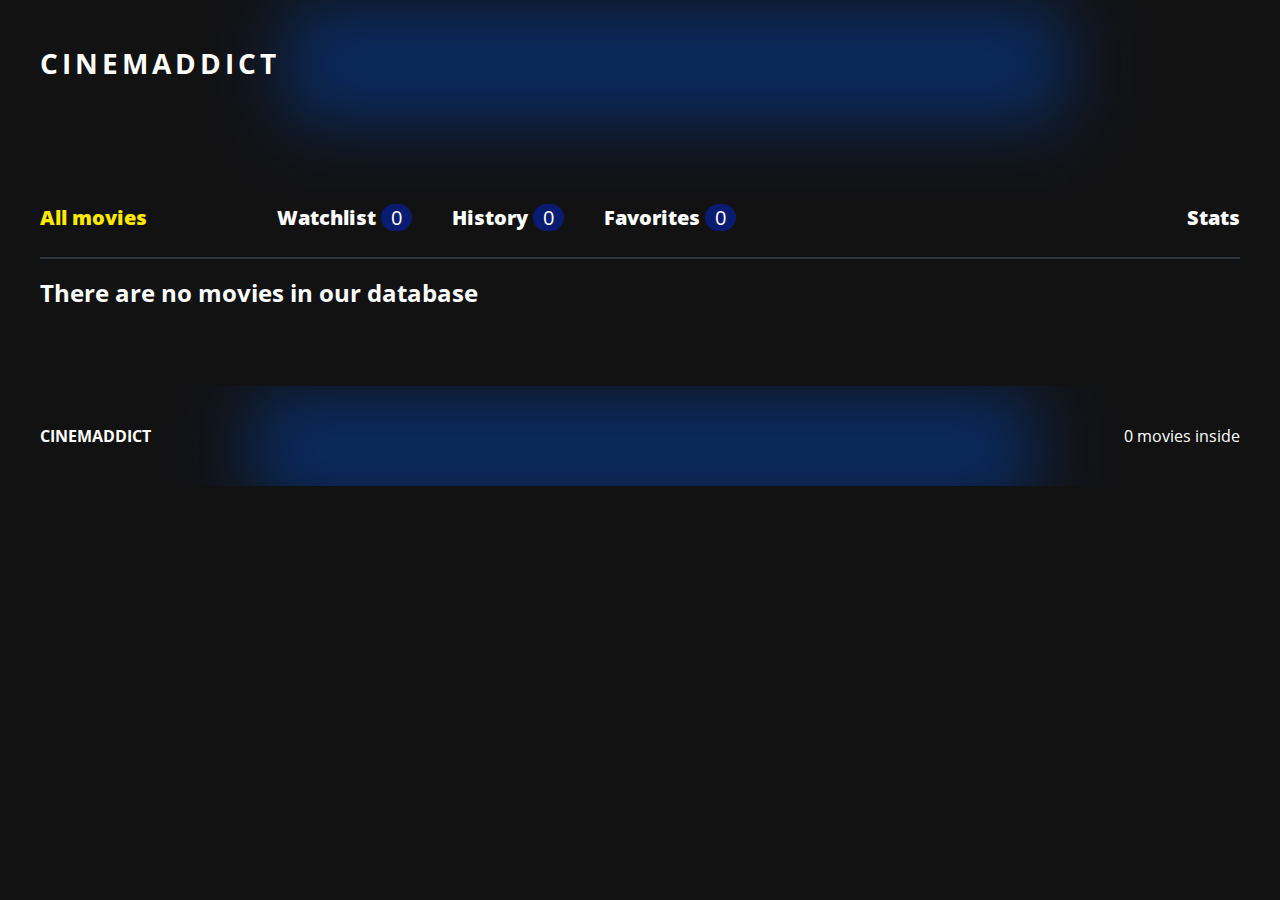
<file: markup/list-empty.html>
<!DOCTYPE html>
<html>
<head>
  <meta charset="utf-8" />
  <meta http-equiv="X-UA-Compatible" content="IE=edge">
  <meta name="viewport" content="width=device-width, initial-scale=1">
  <link rel="stylesheet" type="text/css" media="screen" href="./css/normalize.css" />
  <link rel="stylesheet" type="text/css" media="screen" href="./css/main.css" />
  <title>Cinemaddict</title>
</head>
<body>

<header class="header">
  <h1 class="header__logo logo">Cinemaddict</h1>
</header>

<main class="main">
  <nav class="main-navigation">
    <div class="main-navigation__items">
      <a href="#all" class="main-navigation__item main-navigation__item--active">All movies</a>
      <a href="#watchlist" class="main-navigation__item">Watchlist <span class="main-navigation__item-count">0</span></a>
      <a href="#history" class="main-navigation__item">History <span class="main-navigation__item-count">0</span></a>
      <a href="#favorites" class="main-navigation__item">Favorites <span class="main-navigation__item-count">0</span></a>
    </div>
    <a href="#stats" class="main-navigation__additional">Stats</a>
  </nav>

  <section class="films">
    <section class="films-list">
      <h2 class="films-list__title">There are no movies in our database</h2>
    </section>
  </section>
</main>


<footer class="footer">
  <section class="footer__logo logo logo--smaller">Cinemaddict</section>
  <section class="footer__statistics">
    <p>0 movies inside</p>
  </section>
</footer>

</body>
</html>
</file>
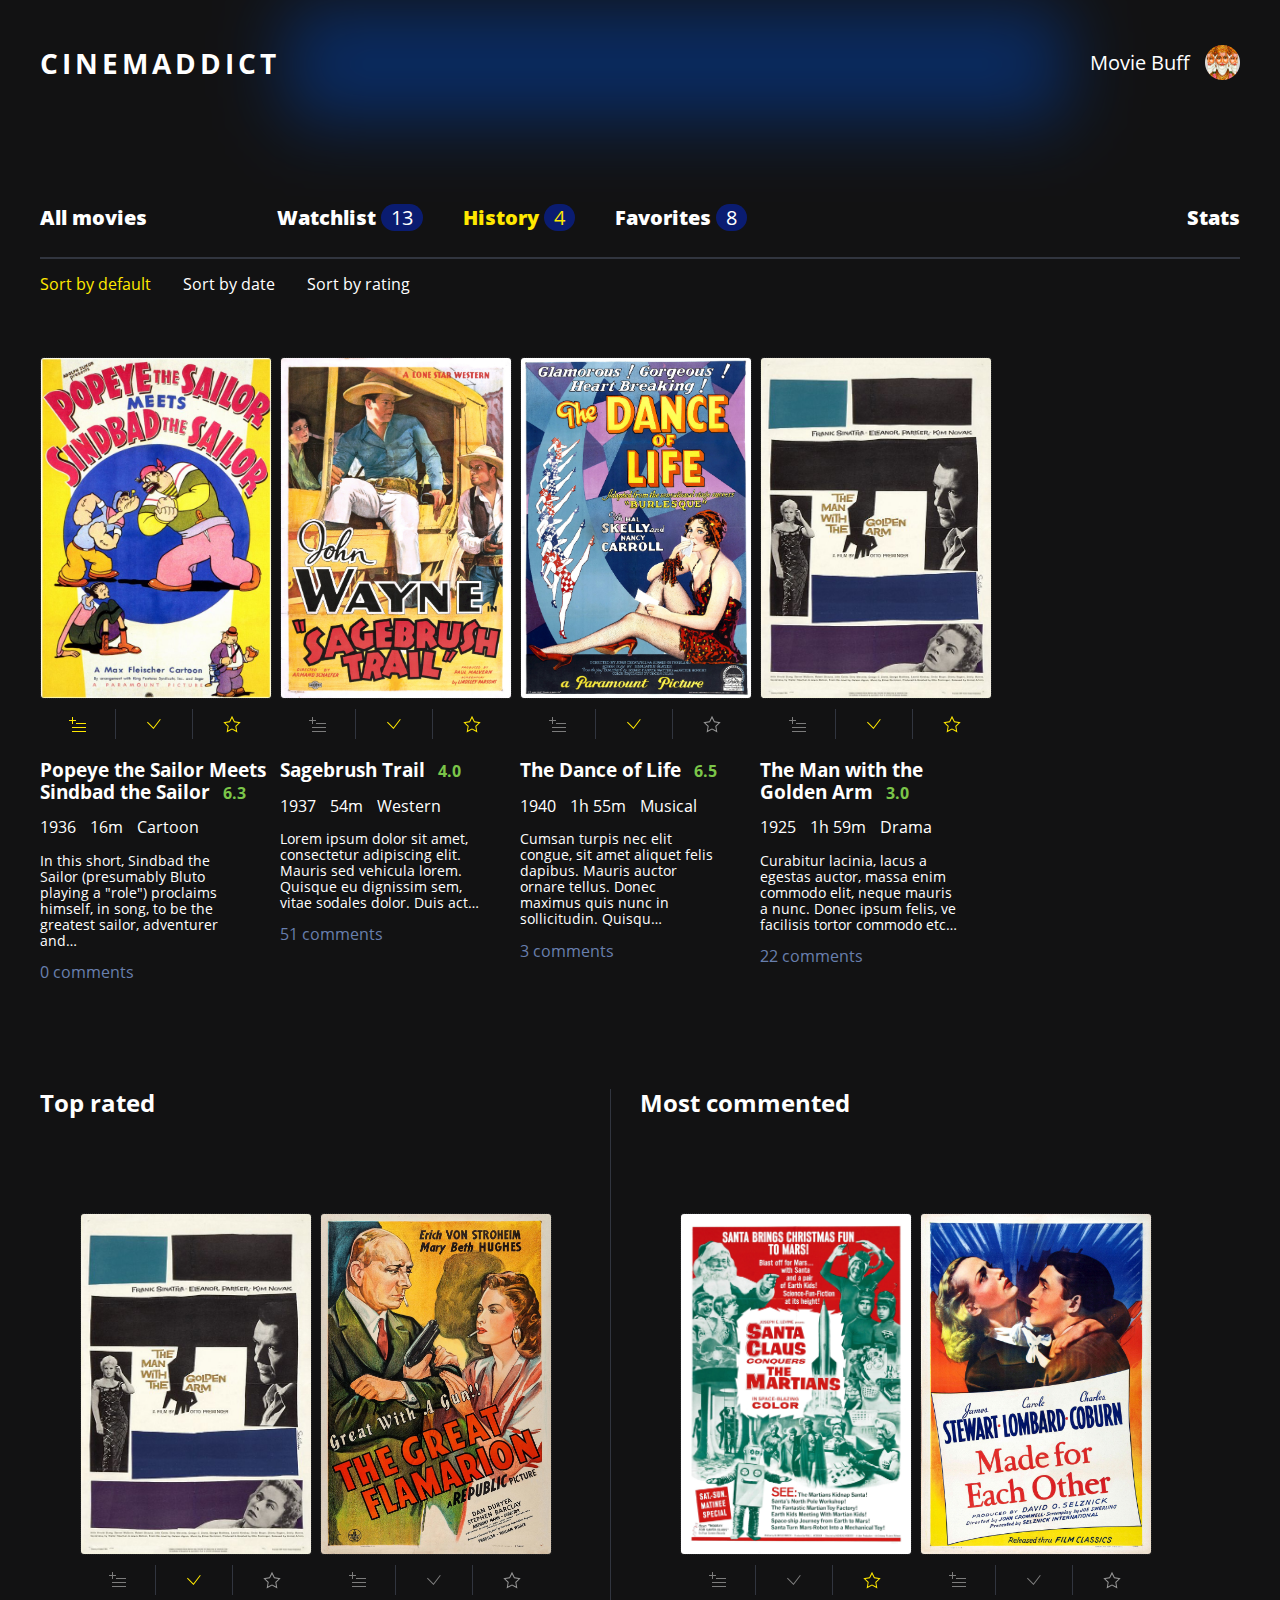
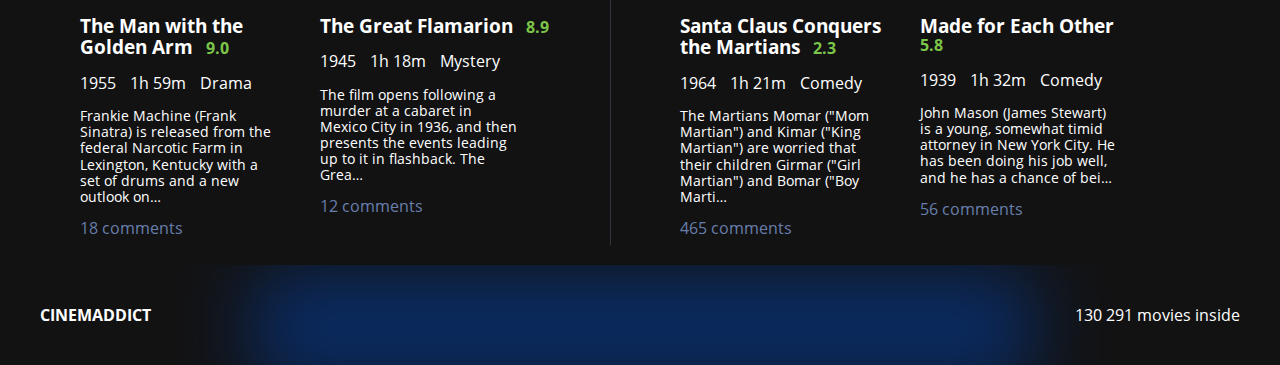
<file: markup/list-filter.html>
<!DOCTYPE html>
<html>
<head>
  <meta charset="utf-8" />
  <meta http-equiv="X-UA-Compatible" content="IE=edge">
  <meta name="viewport" content="width=device-width, initial-scale=1">
  <link rel="stylesheet" type="text/css" media="screen" href="./css/normalize.css" />
  <link rel="stylesheet" type="text/css" media="screen" href="./css/main.css" />
  <title>Cinemaddict</title>
</head>
<body>

<header class="header">
  <h1 class="header__logo logo">Cinemaddict</h1>

  <section class="header__profile profile">
    <p class="profile__rating">Movie Buff</p>
    <img class="profile__avatar" src="images/bitmap@2x.png" alt="Avatar" width="35" height="35">
  </section>
</header>

<main class="main">
  <nav class="main-navigation">
    <div class="main-navigation__items">
      <a href="#all" class="main-navigation__item">All movies</a>
      <a href="#watchlist" class="main-navigation__item">Watchlist <span class="main-navigation__item-count">13</span></a>
      <a href="#history" class="main-navigation__item main-navigation__item--active">History <span class="main-navigation__item-count">4</span></a>
      <a href="#favorites" class="main-navigation__item">Favorites <span class="main-navigation__item-count">8</span></a>
    </div>
    <a href="#stats" class="main-navigation__additional">Stats</a>
  </nav>

  <ul class="sort">
    <li><a href="#" class="sort__button sort__button--active">Sort by default</a></li>
    <li><a href="#" class="sort__button">Sort by date</a></li>
    <li><a href="#" class="sort__button">Sort by rating</a></li>
  </ul>

  <section class="films">
    <section class="films-list">
      <h2 class="films-list__title visually-hidden">All movies. Upcoming</h2>

      <div class="films-list__container">
        <article class="film-card">
          <h3 class="film-card__title">Popeye the Sailor Meets Sindbad the Sailor</h3>
          <p class="film-card__rating">6.3</p>
          <p class="film-card__info">
            <span class="film-card__year">1936</span>
            <span class="film-card__duration">16m</span>
            <span class="film-card__genre">Cartoon</span>
          </p>
          <img src="./images/posters/popeye-meets-sinbad.png" alt="" class="film-card__poster">
          <p class="film-card__description">In this short, Sindbad the Sailor (presumably Bluto playing a "role") proclaims himself, in song, to be the greatest sailor, adventurer and…</p>
          <a class="film-card__comments">0 comments</a>
          <div class="film-card__controls">
            <button class="film-card__controls-item button film-card__controls-item--add-to-watchlist film-card__controls-item--active" type="button">Add to watchlist</button>
            <button class="film-card__controls-item button film-card__controls-item--mark-as-watched film-card__controls-item--active" type="button">Mark as watched</button>
            <button class="film-card__controls-item button film-card__controls-item--favorite film-card__controls-item--active" type="button">Mark as favorite</button>
          </div>
        </article>

        <article class="film-card">
          <h3 class="film-card__title">Sagebrush Trail</h3>
          <p class="film-card__rating">4.0</p>
          <p class="film-card__info">
            <span class="film-card__year">1937</span>
            <span class="film-card__duration">54m</span>
            <span class="film-card__genre">Western</span>
          </p>
          <img src="./images/posters/sagebrush-trail.jpg" alt="" class="film-card__poster">
          <p class="film-card__description">Lorem ipsum dolor sit amet, consectetur adipiscing elit. Mauris sed vehicula lorem. Quisque eu dignissim sem, vitae sodales dolor. Duis act…</p>
          <a class="film-card__comments">51 comments</a>
          <div class="film-card__controls">
            <button class="film-card__controls-item button film-card__controls-item--add-to-watchlist" type="button">Add to watchlist</button>
            <button class="film-card__controls-item button film-card__controls-item--mark-as-watched film-card__controls-item--active" type="button">Mark as watched</button>
            <button class="film-card__controls-item button film-card__controls-item--favorite film-card__controls-item--active" type="button">Mark as favorite</button>
          </div>
        </article>

        <article class="film-card">
          <h3 class="film-card__title">The Dance of Life</h3>
          <p class="film-card__rating">6.5</p>
          <p class="film-card__info">
            <span class="film-card__year">1940</span>
            <span class="film-card__duration">1h 55m</span>
            <span class="film-card__genre">Musical</span>
          </p>
          <img src="./images/posters/the-dance-of-life.jpg" alt="" class="film-card__poster">
          <p class="film-card__description">Cumsan turpis nec elit congue, sit amet aliquet felis dapibus. Mauris auctor ornare tellus. Donec maximus quis nunc in sollicitudin. Quisqu…</p>
          <a class="film-card__comments">3 comments</a>
          <div class="film-card__controls">
            <button class="film-card__controls-item button film-card__controls-item--add-to-watchlist" type="button">Add to watchlist</button>
            <button class="film-card__controls-item button film-card__controls-item--mark-as-watched film-card__controls-item--active" type="button">Mark as watched</button>
            <button class="film-card__controls-item button film-card__controls-item--favorite" type="button">Mark as favorite</button>
          </div>
        </article>

        <article class="film-card">
          <h3 class="film-card__title">The Man with the Golden Arm</h3>
          <p class="film-card__rating">3.0</p>
          <p class="film-card__info">
            <span class="film-card__year">1925</span>
            <span class="film-card__duration">1h 59m</span>
            <span class="film-card__genre">Drama</span>
          </p>
          <img src="./images/posters/the-man-with-the-golden-arm.jpg" alt="" class="film-card__poster">
          <p class="film-card__description">Curabitur lacinia, lacus a egestas auctor, massa enim commodo elit, neque mauris a nunc. Donec ipsum felis, ve facilisis tortor commodo etc…</p>
          <a class="film-card__comments">22 comments</a>
          <div class="film-card__controls">
            <button class="film-card__controls-item button film-card__controls-item--add-to-watchlist" type="button">Add to watchlist</button>
            <button class="film-card__controls-item button film-card__controls-item--mark-as-watched film-card__controls-item--active" type="button">Mark as watched</button>
            <button class="film-card__controls-item button film-card__controls-item--favorite film-card__controls-item--active" type="button">Mark as favorite</button>
          </div>
        </article>
      </div>
    </section>

    <section class="films-list films-list--extra">
      <h2 class="films-list__title">Top rated</h2>

      <div class="films-list__container">
        <article class="film-card">
          <h3 class="film-card__title">The Man with the Golden Arm</h3>
          <p class="film-card__rating">9.0</p>
          <p class="film-card__info">
            <span class="film-card__year">1955</span>
            <span class="film-card__duration">1h 59m</span>
            <span class="film-card__genre">Drama</span>
          </p>
          <img src="./images/posters/the-man-with-the-golden-arm.jpg" alt="" class="film-card__poster">
          <p class="film-card__description">Frankie Machine (Frank Sinatra) is released from the federal Narcotic Farm in Lexington, Kentucky with a set of drums and a new outlook on…</p>
          <a class="film-card__comments">18 comments</a>
          <div class="film-card__controls">
            <button class="film-card__controls-item button film-card__controls-item--add-to-watchlist" type="button">Add to watchlist</button>
            <button class="film-card__controls-item button film-card__controls-item--mark-as-watched film-card__controls-item--active" type="button">Mark as watched</button>
            <button class="film-card__controls-item button film-card__controls-item--favorite" type="button">Mark as favorite</button>
          </div>
        </article>

        <article class="film-card">
          <h3 class="film-card__title">The Great Flamarion</h3>
          <p class="film-card__rating">8.9</p>
          <p class="film-card__info">
            <span class="film-card__year">1945</span>
            <span class="film-card__duration">1h 18m</span>
            <span class="film-card__genre">Mystery</span>
          </p>
          <img src="./images/posters/the-great-flamarion.jpg" alt="" class="film-card__poster">
          <p class="film-card__description">The film opens following a murder at a cabaret in Mexico City in 1936, and then presents the events leading up to it in flashback. The Grea…</p>
          <a class="film-card__comments">12 comments</a>
          <div class="film-card__controls">
            <button class="film-card__controls-item button film-card__controls-item--add-to-watchlist" type="button">Add to watchlist</button>
            <button class="film-card__controls-item button film-card__controls-item--mark-as-watched" type="button">Mark as watched</button>
            <button class="film-card__controls-item button film-card__controls-item--favorite" type="button">Mark as favorite</button>
          </div>
        </article>
      </div>
    </section>

    <section class="films-list films-list--extra">
      <h2 class="films-list__title">Most commented</h2>

      <div class="films-list__container">
        <article class="film-card">
          <h3 class="film-card__title">Santa Claus Conquers the Martians</h3>
          <p class="film-card__rating">2.3</p>
          <p class="film-card__info">
            <span class="film-card__year">1964</span>
            <span class="film-card__duration">1h 21m</span>
            <span class="film-card__genre">Comedy</span>
          </p>
          <img src="./images/posters/santa-claus-conquers-the-martians.jpg" alt="" class="film-card__poster">
          <p class="film-card__description">The Martians Momar ("Mom Martian") and Kimar ("King Martian") are worried that their children Girmar ("Girl Martian") and Bomar ("Boy Marti…</p>
          <a class="film-card__comments">465 comments</a>
          <div class="film-card__controls">
            <button class="film-card__controls-item button film-card__controls-item--add-to-watchlist" type="button">Add to watchlist</button>
            <button class="film-card__controls-item button film-card__controls-item--mark-as-watched" type="button">Mark as watched</button>
            <button class="film-card__controls-item button film-card__controls-item--favorite film-card__controls-item--active" type="button">Mark as favorite</button>
          </div>
        </article>

        <article class="film-card">
          <h3 class="film-card__title">Made for Each Other</h3>
          <p class="film-card__rating">5.8</p>
          <p class="film-card__info">
            <span class="film-card__year">1939</span>
            <span class="film-card__duration">1h 32m</span>
            <span class="film-card__genre">Comedy</span>
          </p>
          <img src="./images/posters/made-for-each-other.png" alt="" class="film-card__poster">
          <p class="film-card__description">John Mason (James Stewart) is a young, somewhat timid attorney in New York City. He has been doing his job well, and he has a chance of bei…</p>
          <a class="film-card__comments">56 comments</a>
          <div class="film-card__controls">
            <button class="film-card__controls-item button film-card__controls-item--add-to-watchlist" type="button">Add to watchlist</button>
            <button class="film-card__controls-item button film-card__controls-item--mark-as-watched" type="button">Mark as watched</button>
            <button class="film-card__controls-item button film-card__controls-item--favorite" type="button">Mark as favorite</button>
          </div>
        </article>
      </div>
    </section>
  </section>
</main>


<footer class="footer">
  <section class="footer__logo logo logo--smaller">Cinemaddict</section>
  <section class="footer__statistics">
    <p>130 291 movies inside</p>
  </section>
</footer>

</body>
</html>
</file>
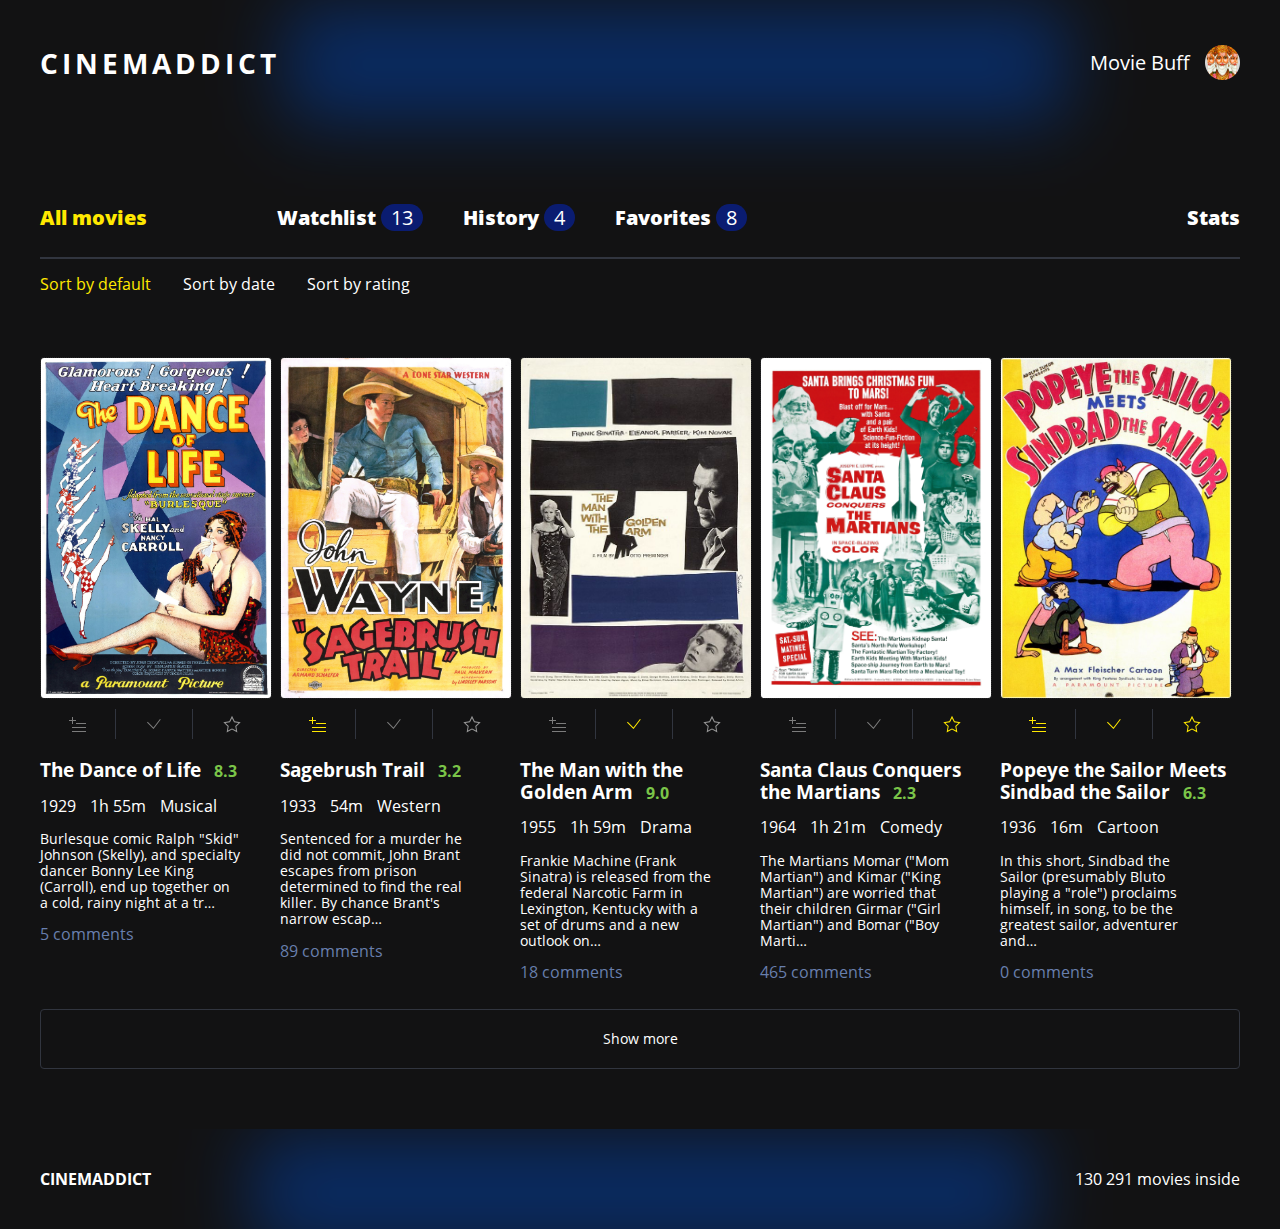
<file: markup/list-no-extra.html>
<!DOCTYPE html>
<html>
<head>
  <meta charset="utf-8" />
  <meta http-equiv="X-UA-Compatible" content="IE=edge">
  <meta name="viewport" content="width=device-width, initial-scale=1">
  <link rel="stylesheet" type="text/css" media="screen" href="./css/normalize.css" />
  <link rel="stylesheet" type="text/css" media="screen" href="./css/main.css" />
  <title>Cinemaddict</title>
</head>
<body>

<header class="header">
  <h1 class="header__logo logo">Cinemaddict</h1>

  <section class="header__profile profile">
    <p class="profile__rating">Movie Buff</p>
    <img class="profile__avatar" src="images/bitmap@2x.png" alt="Avatar" width="35" height="35">
  </section>
</header>

<main class="main">
  <nav class="main-navigation">
    <div class="main-navigation__items">
      <a href="#all" class="main-navigation__item main-navigation__item--active">All movies</a>
      <a href="#watchlist" class="main-navigation__item">Watchlist <span class="main-navigation__item-count">13</span></a>
      <a href="#history" class="main-navigation__item">History <span class="main-navigation__item-count">4</span></a>
      <a href="#favorites" class="main-navigation__item">Favorites <span class="main-navigation__item-count">8</span></a>
    </div>
    <a href="#stats" class="main-navigation__additional">Stats</a>
  </nav>

  <ul class="sort">
    <li><a href="#" class="sort__button sort__button--active">Sort by default</a></li>
    <li><a href="#" class="sort__button">Sort by date</a></li>
    <li><a href="#" class="sort__button">Sort by rating</a></li>
  </ul>

  <section class="films">
    <section class="films-list">
      <h2 class="films-list__title visually-hidden">All movies. Upcoming</h2>

      <div class="films-list__container">
        <article class="film-card">
          <h3 class="film-card__title">The Dance of Life</h3>
          <p class="film-card__rating">8.3</p>
          <p class="film-card__info">
            <span class="film-card__year">1929</span>
            <span class="film-card__duration">1h 55m</span>
            <span class="film-card__genre">Musical</span>
          </p>
          <img src="./images/posters/the-dance-of-life.jpg" alt="" class="film-card__poster">
          <p class="film-card__description">Burlesque comic Ralph "Skid" Johnson (Skelly), and specialty dancer Bonny Lee King (Carroll), end up together on a cold, rainy night at a tr…</p>
          <a class="film-card__comments">5 comments</a>
          <div class="film-card__controls">
            <button class="film-card__controls-item button film-card__controls-item--add-to-watchlist" type="button">Add to watchlist</button>
            <button class="film-card__controls-item button film-card__controls-item--mark-as-watched" type="button">Mark as watched</button>
            <button class="film-card__controls-item button film-card__controls-item--favorite" type="button">Mark as favorite</button>
          </div>
        </article>

        <article class="film-card">
          <h3 class="film-card__title">Sagebrush Trail</h3>
          <p class="film-card__rating">3.2</p>
          <p class="film-card__info">
            <span class="film-card__year">1933</span>
            <span class="film-card__duration">54m</span>
            <span class="film-card__genre">Western</span>
          </p>
          <img src="./images/posters/sagebrush-trail.jpg" alt="" class="film-card__poster">
          <p class="film-card__description">Sentenced for a murder he did not commit, John Brant escapes from prison determined to find the real killer. By chance Brant's narrow escap…</p>
          <a class="film-card__comments">89 comments</a>
          <div class="film-card__controls">
            <button class="film-card__controls-item button film-card__controls-item--add-to-watchlist film-card__controls-item--active" type="button">Add to watchlist</button>
            <button class="film-card__controls-item button film-card__controls-item--mark-as-watched" type="button">Mark as watched</button>
            <button class="film-card__controls-item button film-card__controls-item--favorite" type="button">Mark as favorite</button>
          </div>
        </article>

        <article class="film-card">
          <h3 class="film-card__title">The Man with the Golden Arm</h3>
          <p class="film-card__rating">9.0</p>
          <p class="film-card__info">
            <span class="film-card__year">1955</span>
            <span class="film-card__duration">1h 59m</span>
            <span class="film-card__genre">Drama</span>
          </p>
          <img src="./images/posters/the-man-with-the-golden-arm.jpg" alt="" class="film-card__poster">
          <p class="film-card__description">Frankie Machine (Frank Sinatra) is released from the federal Narcotic Farm in Lexington, Kentucky with a set of drums and a new outlook on…</p>
          <a class="film-card__comments">18 comments</a>
          <div class="film-card__controls">
            <button class="film-card__controls-item button film-card__controls-item--add-to-watchlist" type="button">Add to watchlist</button>
            <button class="film-card__controls-item button film-card__controls-item--mark-as-watched film-card__controls-item--active" type="button">Mark as watched</button>
            <button class="film-card__controls-item button film-card__controls-item--favorite" type="button">Mark as favorite</button>
          </div>
        </article>

        <article class="film-card">
          <h3 class="film-card__title">Santa Claus Conquers the Martians</h3>
          <p class="film-card__rating">2.3</p>
          <p class="film-card__info">
            <span class="film-card__year">1964</span>
            <span class="film-card__duration">1h 21m</span>
            <span class="film-card__genre">Comedy</span>
          </p>
          <img src="./images/posters/santa-claus-conquers-the-martians.jpg" alt="" class="film-card__poster">
          <p class="film-card__description">The Martians Momar ("Mom Martian") and Kimar ("King Martian") are worried that their children Girmar ("Girl Martian") and Bomar ("Boy Marti…</p>
          <a class="film-card__comments">465 comments</a>
          <div class="film-card__controls">
            <button class="film-card__controls-item button film-card__controls-item--add-to-watchlist" type="button">Add to watchlist</button>
            <button class="film-card__controls-item button film-card__controls-item--mark-as-watched" type="button">Mark as watched</button>
            <button class="film-card__controls-item button film-card__controls-item--favorite film-card__controls-item--active" type="button">Mark as favorite</button>
          </div>
        </article>

        <article class="film-card">
          <h3 class="film-card__title">Popeye the Sailor Meets Sindbad the Sailor</h3>
          <p class="film-card__rating">6.3</p>
          <p class="film-card__info">
            <span class="film-card__year">1936</span>
            <span class="film-card__duration">16m</span>
            <span class="film-card__genre">Cartoon</span>
          </p>
          <img src="./images/posters/popeye-meets-sinbad.png" alt="" class="film-card__poster">
          <p class="film-card__description">In this short, Sindbad the Sailor (presumably Bluto playing a "role") proclaims himself, in song, to be the greatest sailor, adventurer and…</p>
          <a class="film-card__comments">0 comments</a>
          <div class="film-card__controls">
            <button class="film-card__controls-item button film-card__controls-item--add-to-watchlist film-card__controls-item--active" type="button">Add to watchlist</button>
            <button class="film-card__controls-item button film-card__controls-item--mark-as-watched film-card__controls-item--active" type="button">Mark as watched</button>
            <button class="film-card__controls-item button film-card__controls-item--favorite film-card__controls-item--active" type="button">Mark as favorite</button>
          </div>
        </article>
      </div>

      <button class="films-list__show-more">Show more</button>
    </section>
  </section>
</main>


<footer class="footer">
  <section class="footer__logo logo logo--smaller">Cinemaddict</section>
  <section class="footer__statistics">
    <p>130 291 movies inside</p>
  </section>
</footer>

</body>
</html>
</file>
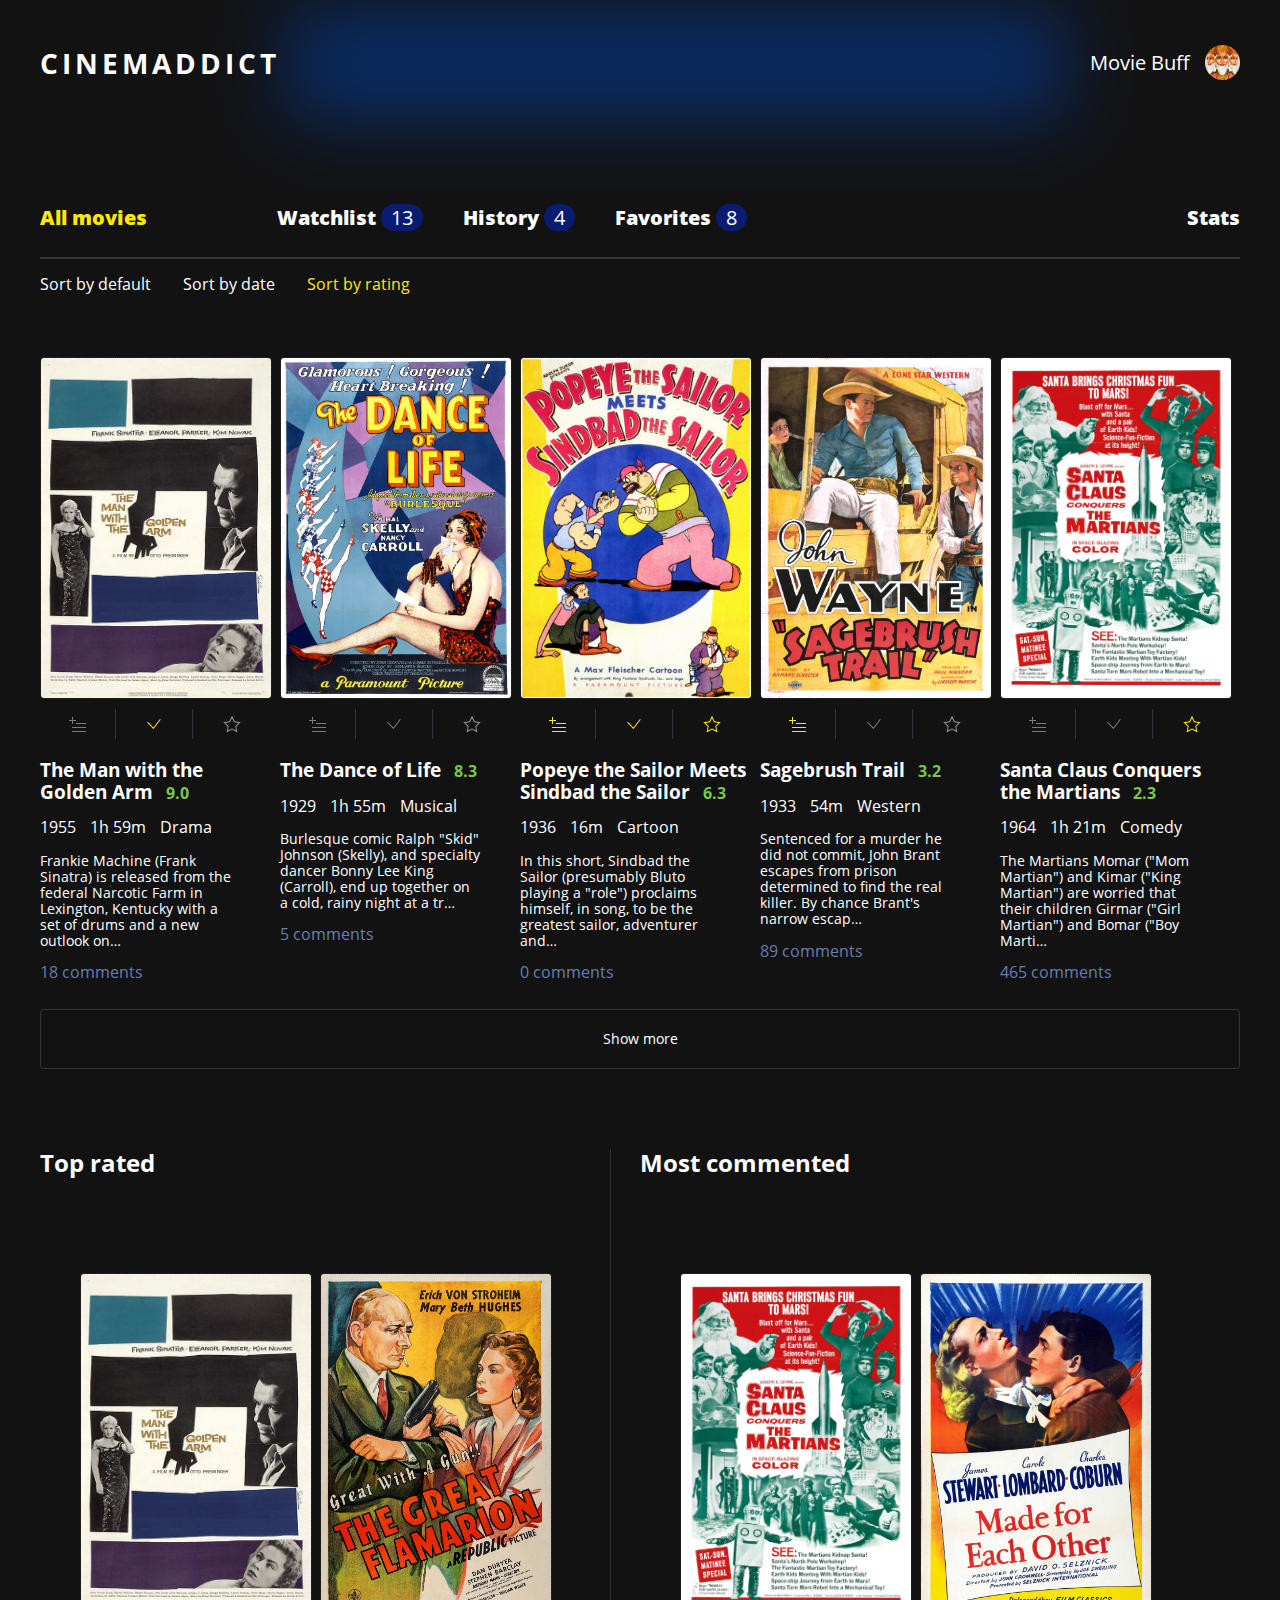
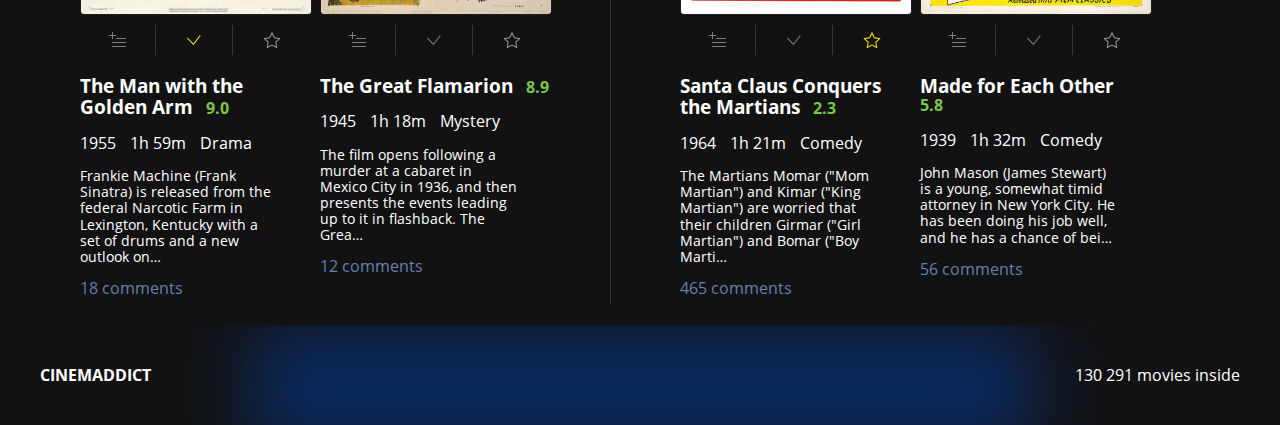
<file: markup/list-sort.html>
<!DOCTYPE html>
<html>
<head>
  <meta charset="utf-8" />
  <meta http-equiv="X-UA-Compatible" content="IE=edge">
  <meta name="viewport" content="width=device-width, initial-scale=1">
  <link rel="stylesheet" type="text/css" media="screen" href="./css/normalize.css" />
  <link rel="stylesheet" type="text/css" media="screen" href="./css/main.css" />
  <title>Cinemaddict</title>
</head>
<body>

<header class="header">
  <h1 class="header__logo logo">Cinemaddict</h1>

  <section class="header__profile profile">
    <p class="profile__rating">Movie Buff</p>
    <img class="profile__avatar" src="images/bitmap@2x.png" alt="Avatar" width="35" height="35">
  </section>
</header>

<main class="main">
  <nav class="main-navigation">
    <div class="main-navigation__items">
      <a href="#all" class="main-navigation__item main-navigation__item--active">All movies</a>
      <a href="#watchlist" class="main-navigation__item">Watchlist <span class="main-navigation__item-count">13</span></a>
      <a href="#history" class="main-navigation__item">History <span class="main-navigation__item-count">4</span></a>
      <a href="#favorites" class="main-navigation__item">Favorites <span class="main-navigation__item-count">8</span></a>
    </div>
    <a href="#stats" class="main-navigation__additional">Stats</a>
  </nav>

  <ul class="sort">
    <li><a href="#" class="sort__button">Sort by default</a></li>
    <li><a href="#" class="sort__button">Sort by date</a></li>
    <li><a href="#" class="sort__button sort__button--active">Sort by rating</a></li>
  </ul>

  <section class="films">
    <section class="films-list">
      <h2 class="films-list__title visually-hidden">All movies. Upcoming</h2>

      <div class="films-list__container">
        <article class="film-card">
          <h3 class="film-card__title">The Man with the Golden Arm</h3>
          <p class="film-card__rating">9.0</p>
          <p class="film-card__info">
            <span class="film-card__year">1955</span>
            <span class="film-card__duration">1h 59m</span>
            <span class="film-card__genre">Drama</span>
          </p>
          <img src="./images/posters/the-man-with-the-golden-arm.jpg" alt="" class="film-card__poster">
          <p class="film-card__description">Frankie Machine (Frank Sinatra) is released from the federal Narcotic Farm in Lexington, Kentucky with a set of drums and a new outlook on…</p>
          <a class="film-card__comments">18 comments</a>
          <div class="film-card__controls">
            <button class="film-card__controls-item button film-card__controls-item--add-to-watchlist" type="button">Add to watchlist</button>
            <button class="film-card__controls-item button film-card__controls-item--mark-as-watched film-card__controls-item--active" type="button">Mark as watched</button>
            <button class="film-card__controls-item button film-card__controls-item--favorite" type="button">Mark as favorite</button>
          </div>
        </article>

        <article class="film-card">
          <h3 class="film-card__title">The Dance of Life</h3>
          <p class="film-card__rating">8.3</p>
          <p class="film-card__info">
            <span class="film-card__year">1929</span>
            <span class="film-card__duration">1h 55m</span>
            <span class="film-card__genre">Musical</span>
          </p>
          <img src="./images/posters/the-dance-of-life.jpg" alt="" class="film-card__poster">
          <p class="film-card__description">Burlesque comic Ralph "Skid" Johnson (Skelly), and specialty dancer Bonny Lee King (Carroll), end up together on a cold, rainy night at a tr…</p>
          <a class="film-card__comments">5 comments</a>
          <div class="film-card__controls">
            <button class="film-card__controls-item button film-card__controls-item--add-to-watchlist" type="button">Add to watchlist</button>
            <button class="film-card__controls-item button film-card__controls-item--mark-as-watched" type="button">Mark as watched</button>
            <button class="film-card__controls-item button film-card__controls-item--favorite" type="button">Mark as favorite</button>
          </div>
        </article>

        <article class="film-card">
          <h3 class="film-card__title">Popeye the Sailor Meets Sindbad the Sailor</h3>
          <p class="film-card__rating">6.3</p>
          <p class="film-card__info">
            <span class="film-card__year">1936</span>
            <span class="film-card__duration">16m</span>
            <span class="film-card__genre">Cartoon</span>
          </p>
          <img src="./images/posters/popeye-meets-sinbad.png" alt="" class="film-card__poster">
          <p class="film-card__description">In this short, Sindbad the Sailor (presumably Bluto playing a "role") proclaims himself, in song, to be the greatest sailor, adventurer and…</p>
          <a class="film-card__comments">0 comments</a>
          <div class="film-card__controls">
            <button class="film-card__controls-item button film-card__controls-item--add-to-watchlist film-card__controls-item--active" type="button">Add to watchlist</button>
            <button class="film-card__controls-item button film-card__controls-item--mark-as-watched film-card__controls-item--active" type="button">Mark as watched</button>
            <button class="film-card__controls-item button film-card__controls-item--favorite film-card__controls-item--active" type="button">Mark as favorite</button>
          </div>
        </article>

        <article class="film-card">
          <h3 class="film-card__title">Sagebrush Trail</h3>
          <p class="film-card__rating">3.2</p>
          <p class="film-card__info">
            <span class="film-card__year">1933</span>
            <span class="film-card__duration">54m</span>
            <span class="film-card__genre">Western</span>
          </p>
          <img src="./images/posters/sagebrush-trail.jpg" alt="" class="film-card__poster">
          <p class="film-card__description">Sentenced for a murder he did not commit, John Brant escapes from prison determined to find the real killer. By chance Brant's narrow escap…</p>
          <a class="film-card__comments">89 comments</a>
          <div class="film-card__controls">
            <button class="film-card__controls-item button film-card__controls-item--add-to-watchlist film-card__controls-item--active" type="button">Add to watchlist</button>
            <button class="film-card__controls-item button film-card__controls-item--mark-as-watched" type="button">Mark as watched</button>
            <button class="film-card__controls-item button film-card__controls-item--favorite" type="button">Mark as favorite</button>
          </div>
        </article>

        <article class="film-card">
          <h3 class="film-card__title">Santa Claus Conquers the Martians</h3>
          <p class="film-card__rating">2.3</p>
          <p class="film-card__info">
            <span class="film-card__year">1964</span>
            <span class="film-card__duration">1h 21m</span>
            <span class="film-card__genre">Comedy</span>
          </p>
          <img src="./images/posters/santa-claus-conquers-the-martians.jpg" alt="" class="film-card__poster">
          <p class="film-card__description">The Martians Momar ("Mom Martian") and Kimar ("King Martian") are worried that their children Girmar ("Girl Martian") and Bomar ("Boy Marti…</p>
          <a class="film-card__comments">465 comments</a>
          <div class="film-card__controls">
            <button class="film-card__controls-item button film-card__controls-item--add-to-watchlist" type="button">Add to watchlist</button>
            <button class="film-card__controls-item button film-card__controls-item--mark-as-watched" type="button">Mark as watched</button>
            <button class="film-card__controls-item button film-card__controls-item--favorite film-card__controls-item--active" type="button">Mark as favorite</button>
          </div>
        </article>
      </div>

      <button class="films-list__show-more">Show more</button>
    </section>

    <section class="films-list films-list--extra">
      <h2 class="films-list__title">Top rated</h2>

      <div class="films-list__container">
        <article class="film-card">
          <h3 class="film-card__title">The Man with the Golden Arm</h3>
          <p class="film-card__rating">9.0</p>
          <p class="film-card__info">
            <span class="film-card__year">1955</span>
            <span class="film-card__duration">1h 59m</span>
            <span class="film-card__genre">Drama</span>
          </p>
          <img src="./images/posters/the-man-with-the-golden-arm.jpg" alt="" class="film-card__poster">
          <p class="film-card__description">Frankie Machine (Frank Sinatra) is released from the federal Narcotic Farm in Lexington, Kentucky with a set of drums and a new outlook on…</p>
          <a class="film-card__comments">18 comments</a>
          <div class="film-card__controls">
            <button class="film-card__controls-item button film-card__controls-item--add-to-watchlist" type="button">Add to watchlist</button>
            <button class="film-card__controls-item button film-card__controls-item--mark-as-watched film-card__controls-item--active" type="button">Mark as watched</button>
            <button class="film-card__controls-item button film-card__controls-item--favorite" type="button">Mark as favorite</button>
          </div>
        </article>

        <article class="film-card">
          <h3 class="film-card__title">The Great Flamarion</h3>
          <p class="film-card__rating">8.9</p>
          <p class="film-card__info">
            <span class="film-card__year">1945</span>
            <span class="film-card__duration">1h 18m</span>
            <span class="film-card__genre">Mystery</span>
          </p>
          <img src="./images/posters/the-great-flamarion.jpg" alt="" class="film-card__poster">
          <p class="film-card__description">The film opens following a murder at a cabaret in Mexico City in 1936, and then presents the events leading up to it in flashback. The Grea…</p>
          <a class="film-card__comments">12 comments</a>
          <div class="film-card__controls">
            <button class="film-card__controls-item button film-card__controls-item--add-to-watchlist" type="button">Add to watchlist</button>
            <button class="film-card__controls-item button film-card__controls-item--mark-as-watched" type="button">Mark as watched</button>
            <button class="film-card__controls-item button film-card__controls-item--favorite" type="button">Mark as favorite</button>
          </div>
        </article>
      </div>
    </section>

    <section class="films-list films-list--extra">
      <h2 class="films-list__title">Most commented</h2>

      <div class="films-list__container">
        <article class="film-card">
          <h3 class="film-card__title">Santa Claus Conquers the Martians</h3>
          <p class="film-card__rating">2.3</p>
          <p class="film-card__info">
            <span class="film-card__year">1964</span>
            <span class="film-card__duration">1h 21m</span>
            <span class="film-card__genre">Comedy</span>
          </p>
          <img src="./images/posters/santa-claus-conquers-the-martians.jpg" alt="" class="film-card__poster">
          <p class="film-card__description">The Martians Momar ("Mom Martian") and Kimar ("King Martian") are worried that their children Girmar ("Girl Martian") and Bomar ("Boy Marti…</p>
          <a class="film-card__comments">465 comments</a>
          <div class="film-card__controls">
            <button class="film-card__controls-item button film-card__controls-item--add-to-watchlist" type="button">Add to watchlist</button>
            <button class="film-card__controls-item button film-card__controls-item--mark-as-watched" type="button">Mark as watched</button>
            <button class="film-card__controls-item button film-card__controls-item--favorite film-card__controls-item--active" type="button">Mark as favorite</button>
          </div>
        </article>

        <article class="film-card">
          <h3 class="film-card__title">Made for Each Other</h3>
          <p class="film-card__rating">5.8</p>
          <p class="film-card__info">
            <span class="film-card__year">1939</span>
            <span class="film-card__duration">1h 32m</span>
            <span class="film-card__genre">Comedy</span>
          </p>
          <img src="./images/posters/made-for-each-other.png" alt="" class="film-card__poster">
          <p class="film-card__description">John Mason (James Stewart) is a young, somewhat timid attorney in New York City. He has been doing his job well, and he has a chance of bei…</p>
          <a class="film-card__comments">56 comments</a>
          <div class="film-card__controls">
            <button class="film-card__controls-item button film-card__controls-item--add-to-watchlist" type="button">Add to watchlist</button>
            <button class="film-card__controls-item button film-card__controls-item--mark-as-watched" type="button">Mark as watched</button>
            <button class="film-card__controls-item button film-card__controls-item--favorite" type="button">Mark as favorite</button>
          </div>
        </article>
      </div>
    </section>
  </section>
</main>


<footer class="footer">
  <section class="footer__logo logo logo--smaller">Cinemaddict</section>
  <section class="footer__statistics">
    <p>130 291 movies inside</p>
  </section>
</footer>

</body>
</html>
</file>
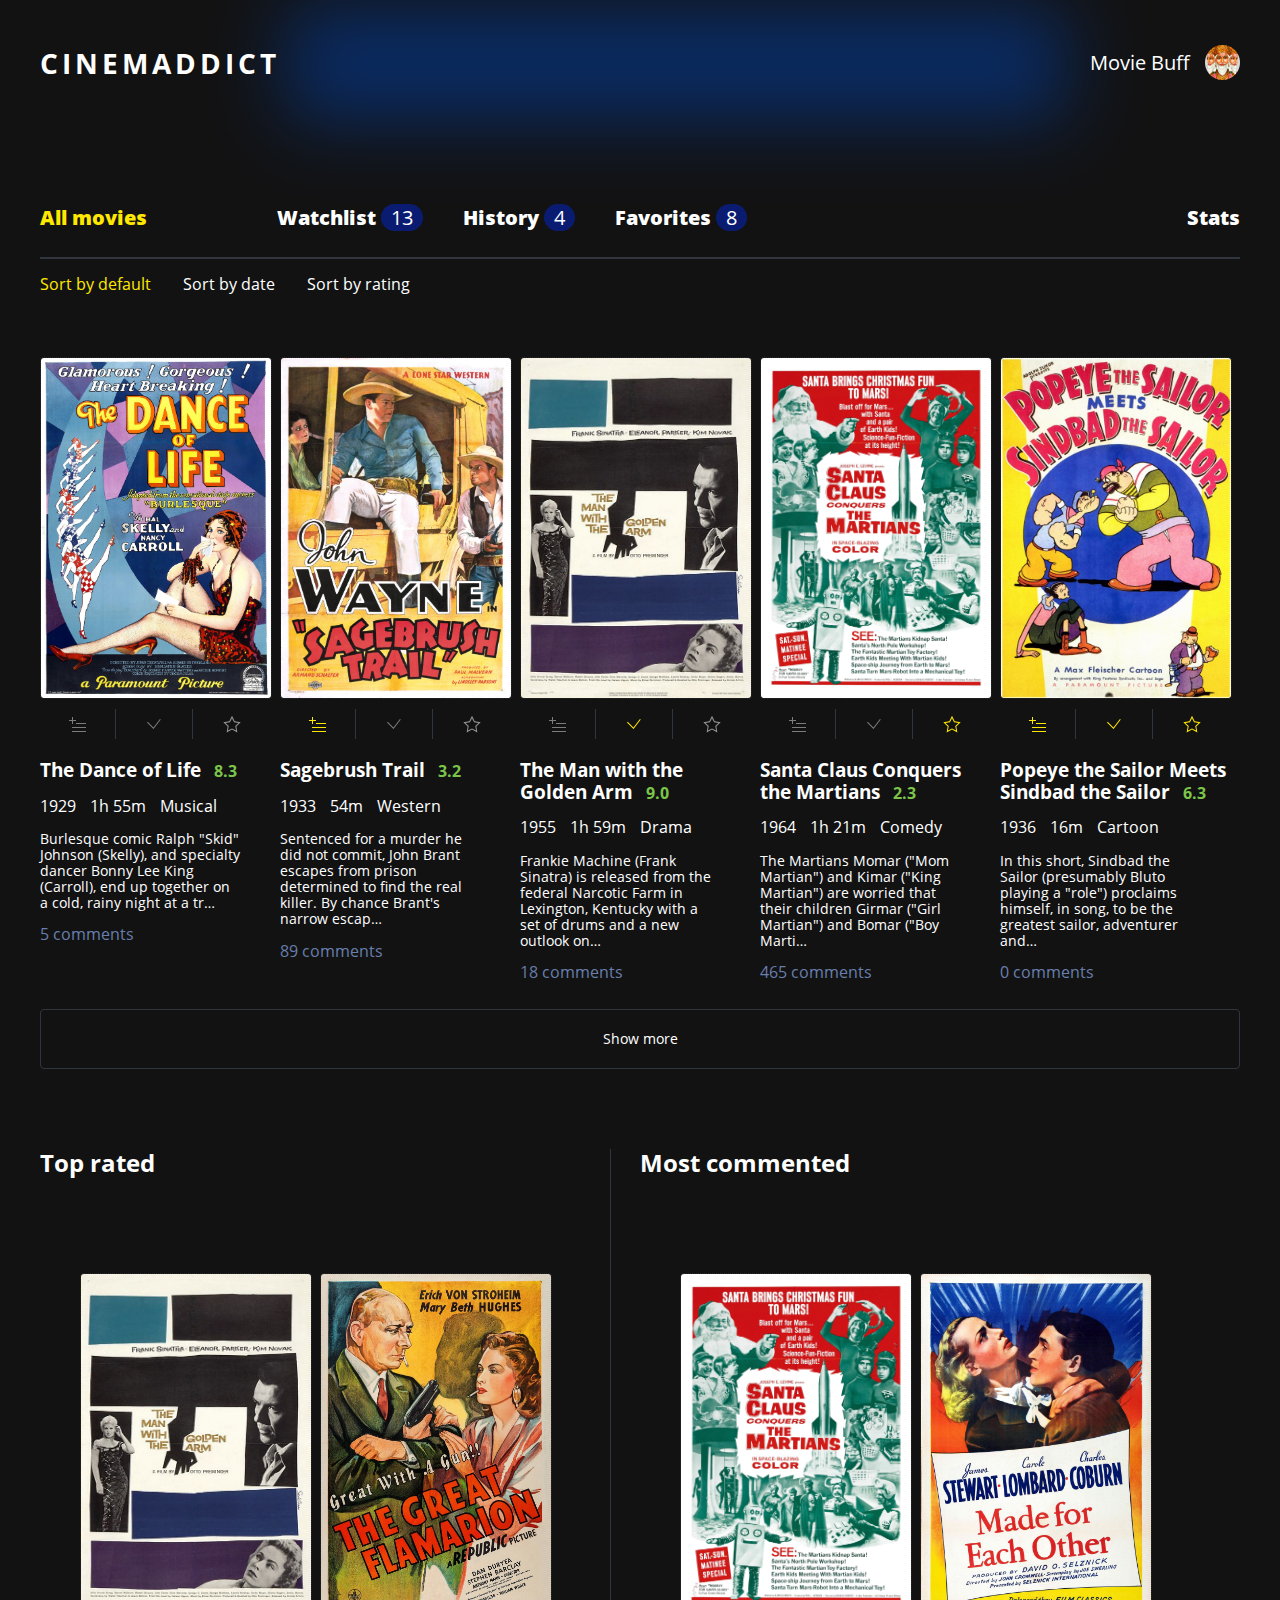
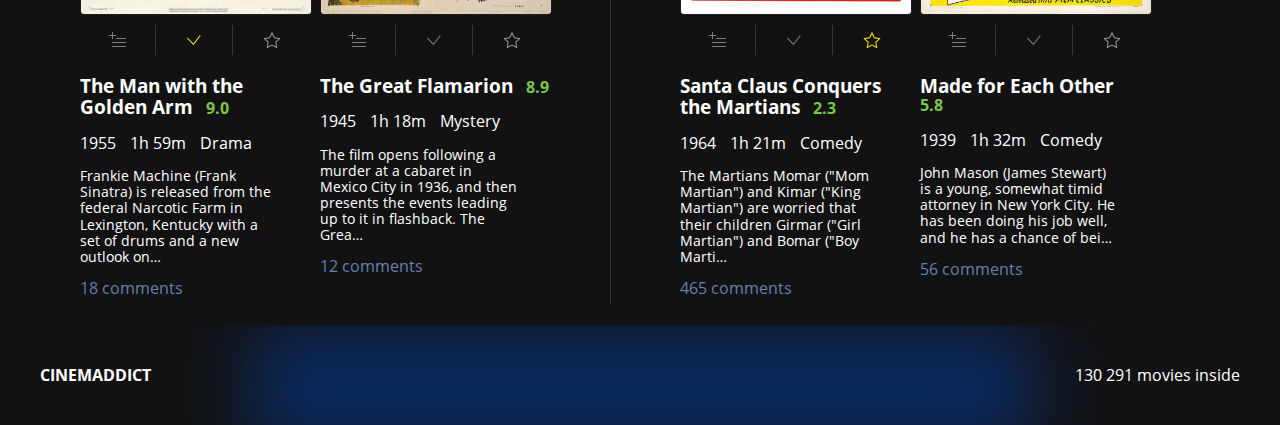
<file: markup/list.html>
<!DOCTYPE html>
<html>
<head>
  <meta charset="utf-8" />
  <meta http-equiv="X-UA-Compatible" content="IE=edge">
  <meta name="viewport" content="width=device-width, initial-scale=1">
  <link rel="stylesheet" type="text/css" media="screen" href="./css/normalize.css" />
  <link rel="stylesheet" type="text/css" media="screen" href="./css/main.css" />
  <title>Cinemaddict</title>
</head>
<body>

<header class="header">
  <h1 class="header__logo logo">Cinemaddict</h1>

  <section class="header__profile profile">
    <p class="profile__rating">Movie Buff</p>
    <img class="profile__avatar" src="images/bitmap@2x.png" alt="Avatar" width="35" height="35">
  </section>
</header>

<main class="main">
  <nav class="main-navigation">
    <div class="main-navigation__items">
      <a href="#all" class="main-navigation__item main-navigation__item--active">All movies</a>
      <a href="#watchlist" class="main-navigation__item">Watchlist <span class="main-navigation__item-count">13</span></a>
      <a href="#history" class="main-navigation__item">History <span class="main-navigation__item-count">4</span></a>
      <a href="#favorites" class="main-navigation__item">Favorites <span class="main-navigation__item-count">8</span></a>
    </div>
    <a href="#stats" class="main-navigation__additional">Stats</a>
  </nav>

  <ul class="sort">
    <li><a href="#" class="sort__button sort__button--active">Sort by default</a></li>
    <li><a href="#" class="sort__button">Sort by date</a></li>
    <li><a href="#" class="sort__button">Sort by rating</a></li>
  </ul>

  <section class="films">
    <section class="films-list">
      <h2 class="films-list__title visually-hidden">All movies. Upcoming</h2>

      <div class="films-list__container">
        <article class="film-card">
          <h3 class="film-card__title">The Dance of Life</h3>
          <p class="film-card__rating">8.3</p>
          <p class="film-card__info">
            <span class="film-card__year">1929</span>
            <span class="film-card__duration">1h 55m</span>
            <span class="film-card__genre">Musical</span>
          </p>
          <img src="./images/posters/the-dance-of-life.jpg" alt="" class="film-card__poster">
          <p class="film-card__description">Burlesque comic Ralph "Skid" Johnson (Skelly), and specialty dancer Bonny Lee King (Carroll), end up together on a cold, rainy night at a tr…</p>
          <a class="film-card__comments">5 comments</a>
          <div class="film-card__controls">
            <button class="film-card__controls-item button film-card__controls-item--add-to-watchlist" type="button">Add to watchlist</button>
            <button class="film-card__controls-item button film-card__controls-item--mark-as-watched" type="button">Mark as watched</button>
            <button class="film-card__controls-item button film-card__controls-item--favorite" type="button">Mark as favorite</button>
          </div>
        </article>

        <article class="film-card">
          <h3 class="film-card__title">Sagebrush Trail</h3>
          <p class="film-card__rating">3.2</p>
          <p class="film-card__info">
            <span class="film-card__year">1933</span>
            <span class="film-card__duration">54m</span>
            <span class="film-card__genre">Western</span>
          </p>
          <img src="./images/posters/sagebrush-trail.jpg" alt="" class="film-card__poster">
          <p class="film-card__description">Sentenced for a murder he did not commit, John Brant escapes from prison determined to find the real killer. By chance Brant's narrow escap…</p>
          <a class="film-card__comments">89 comments</a>
          <div class="film-card__controls">
            <button class="film-card__controls-item button film-card__controls-item--add-to-watchlist film-card__controls-item--active" type="button">Add to watchlist</button>
            <button class="film-card__controls-item button film-card__controls-item--mark-as-watched" type="button">Mark as watched</button>
            <button class="film-card__controls-item button film-card__controls-item--favorite" type="button">Mark as favorite</button>
          </div>
        </article>

        <article class="film-card">
          <h3 class="film-card__title">The Man with the Golden Arm</h3>
          <p class="film-card__rating">9.0</p>
          <p class="film-card__info">
            <span class="film-card__year">1955</span>
            <span class="film-card__duration">1h 59m</span>
            <span class="film-card__genre">Drama</span>
          </p>
          <img src="./images/posters/the-man-with-the-golden-arm.jpg" alt="" class="film-card__poster">
          <p class="film-card__description">Frankie Machine (Frank Sinatra) is released from the federal Narcotic Farm in Lexington, Kentucky with a set of drums and a new outlook on…</p>
          <a class="film-card__comments">18 comments</a>
          <div class="film-card__controls">
            <button class="film-card__controls-item button film-card__controls-item--add-to-watchlist" type="button">Add to watchlist</button>
            <button class="film-card__controls-item button film-card__controls-item--mark-as-watched film-card__controls-item--active" type="button">Mark as watched</button>
            <button class="film-card__controls-item button film-card__controls-item--favorite" type="button">Mark as favorite</button>
          </div>
        </article>

        <article class="film-card">
          <h3 class="film-card__title">Santa Claus Conquers the Martians</h3>
          <p class="film-card__rating">2.3</p>
          <p class="film-card__info">
            <span class="film-card__year">1964</span>
            <span class="film-card__duration">1h 21m</span>
            <span class="film-card__genre">Comedy</span>
          </p>
          <img src="./images/posters/santa-claus-conquers-the-martians.jpg" alt="" class="film-card__poster">
          <p class="film-card__description">The Martians Momar ("Mom Martian") and Kimar ("King Martian") are worried that their children Girmar ("Girl Martian") and Bomar ("Boy Marti…</p>
          <a class="film-card__comments">465 comments</a>
          <div class="film-card__controls">
            <button class="film-card__controls-item button film-card__controls-item--add-to-watchlist" type="button">Add to watchlist</button>
            <button class="film-card__controls-item button film-card__controls-item--mark-as-watched" type="button">Mark as watched</button>
            <button class="film-card__controls-item button film-card__controls-item--favorite film-card__controls-item--active" type="button">Mark as favorite</button>
          </div>
        </article>

        <article class="film-card">
          <h3 class="film-card__title">Popeye the Sailor Meets Sindbad the Sailor</h3>
          <p class="film-card__rating">6.3</p>
          <p class="film-card__info">
            <span class="film-card__year">1936</span>
            <span class="film-card__duration">16m</span>
            <span class="film-card__genre">Cartoon</span>
          </p>
          <img src="./images/posters/popeye-meets-sinbad.png" alt="" class="film-card__poster">
          <p class="film-card__description">In this short, Sindbad the Sailor (presumably Bluto playing a "role") proclaims himself, in song, to be the greatest sailor, adventurer and…</p>
          <a class="film-card__comments">0 comments</a>
          <div class="film-card__controls">
            <button class="film-card__controls-item button film-card__controls-item--add-to-watchlist film-card__controls-item--active" type="button">Add to watchlist</button>
            <button class="film-card__controls-item button film-card__controls-item--mark-as-watched film-card__controls-item--active" type="button">Mark as watched</button>
            <button class="film-card__controls-item button film-card__controls-item--favorite film-card__controls-item--active" type="button">Mark as favorite</button>
          </div>
        </article>
      </div>

      <button class="films-list__show-more">Show more</button>
    </section>

    <section class="films-list films-list--extra">
      <h2 class="films-list__title">Top rated</h2>

      <div class="films-list__container">
        <article class="film-card">
          <h3 class="film-card__title">The Man with the Golden Arm</h3>
          <p class="film-card__rating">9.0</p>
          <p class="film-card__info">
            <span class="film-card__year">1955</span>
            <span class="film-card__duration">1h 59m</span>
            <span class="film-card__genre">Drama</span>
          </p>
          <img src="./images/posters/the-man-with-the-golden-arm.jpg" alt="" class="film-card__poster">
          <p class="film-card__description">Frankie Machine (Frank Sinatra) is released from the federal Narcotic Farm in Lexington, Kentucky with a set of drums and a new outlook on…</p>
          <a class="film-card__comments">18 comments</a>
          <div class="film-card__controls">
            <button class="film-card__controls-item button film-card__controls-item--add-to-watchlist" type="button">Add to watchlist</button>
            <button class="film-card__controls-item button film-card__controls-item--mark-as-watched film-card__controls-item--active" type="button">Mark as watched</button>
            <button class="film-card__controls-item button film-card__controls-item--favorite" type="button">Mark as favorite</button>
          </div>
        </article>

        <article class="film-card">
          <h3 class="film-card__title">The Great Flamarion</h3>
          <p class="film-card__rating">8.9</p>
          <p class="film-card__info">
            <span class="film-card__year">1945</span>
            <span class="film-card__duration">1h 18m</span>
            <span class="film-card__genre">Mystery</span>
          </p>
          <img src="./images/posters/the-great-flamarion.jpg" alt="" class="film-card__poster">
          <p class="film-card__description">The film opens following a murder at a cabaret in Mexico City in 1936, and then presents the events leading up to it in flashback. The Grea…</p>
          <a class="film-card__comments">12 comments</a>
          <div class="film-card__controls">
            <button class="film-card__controls-item button film-card__controls-item--add-to-watchlist" type="button">Add to watchlist</button>
            <button class="film-card__controls-item button film-card__controls-item--mark-as-watched" type="button">Mark as watched</button>
            <button class="film-card__controls-item button film-card__controls-item--favorite" type="button">Mark as favorite</button>
          </div>
        </article>
      </div>
    </section>

    <section class="films-list films-list--extra">
      <h2 class="films-list__title">Most commented</h2>

      <div class="films-list__container">
        <article class="film-card">
          <h3 class="film-card__title">Santa Claus Conquers the Martians</h3>
          <p class="film-card__rating">2.3</p>
          <p class="film-card__info">
            <span class="film-card__year">1964</span>
            <span class="film-card__duration">1h 21m</span>
            <span class="film-card__genre">Comedy</span>
          </p>
          <img src="./images/posters/santa-claus-conquers-the-martians.jpg" alt="" class="film-card__poster">
          <p class="film-card__description">The Martians Momar ("Mom Martian") and Kimar ("King Martian") are worried that their children Girmar ("Girl Martian") and Bomar ("Boy Marti…</p>
          <a class="film-card__comments">465 comments</a>
          <div class="film-card__controls">
            <button class="film-card__controls-item button film-card__controls-item--add-to-watchlist" type="button">Add to watchlist</button>
            <button class="film-card__controls-item button film-card__controls-item--mark-as-watched" type="button">Mark as watched</button>
            <button class="film-card__controls-item button film-card__controls-item--favorite film-card__controls-item--active" type="button">Mark as favorite</button>
          </div>
        </article>

        <article class="film-card">
          <h3 class="film-card__title">Made for Each Other</h3>
          <p class="film-card__rating">5.8</p>
          <p class="film-card__info">
            <span class="film-card__year">1939</span>
            <span class="film-card__duration">1h 32m</span>
            <span class="film-card__genre">Comedy</span>
          </p>
          <img src="./images/posters/made-for-each-other.png" alt="" class="film-card__poster">
          <p class="film-card__description">John Mason (James Stewart) is a young, somewhat timid attorney in New York City. He has been doing his job well, and he has a chance of bei…</p>
          <a class="film-card__comments">56 comments</a>
          <div class="film-card__controls">
            <button class="film-card__controls-item button film-card__controls-item--add-to-watchlist" type="button">Add to watchlist</button>
            <button class="film-card__controls-item button film-card__controls-item--mark-as-watched" type="button">Mark as watched</button>
            <button class="film-card__controls-item button film-card__controls-item--favorite" type="button">Mark as favorite</button>
          </div>
        </article>
      </div>
    </section>
  </section>
</main>


<footer class="footer">
  <section class="footer__logo logo logo--smaller">Cinemaddict</section>
  <section class="footer__statistics">
    <p>130 291 movies inside</p>
  </section>
</footer>

</body>
</html>
</file>
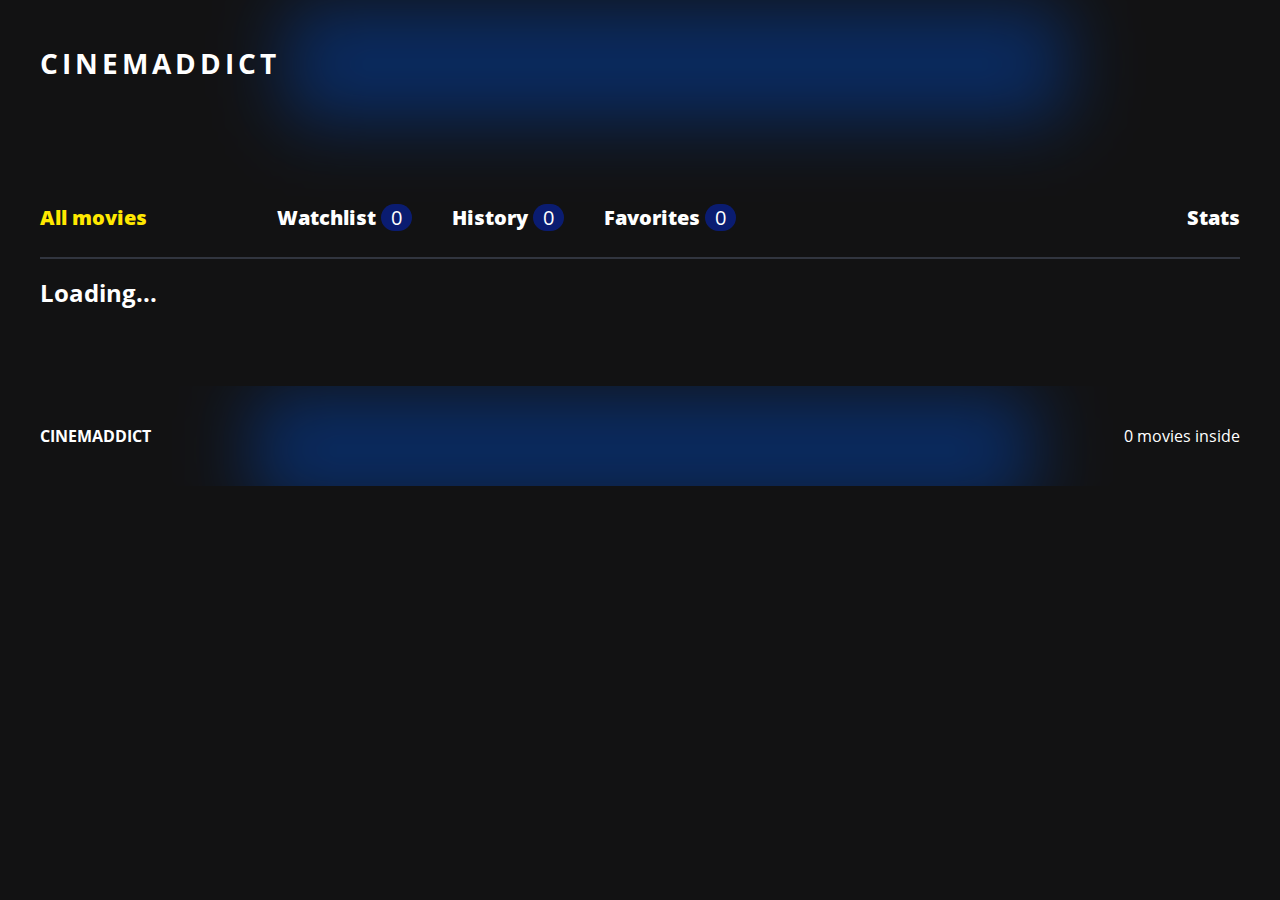
<file: markup/loading.html>
<!DOCTYPE html>
<html>
<head>
  <meta charset="utf-8" />
  <meta http-equiv="X-UA-Compatible" content="IE=edge">
  <meta name="viewport" content="width=device-width, initial-scale=1">
  <link rel="stylesheet" type="text/css" media="screen" href="./css/normalize.css" />
  <link rel="stylesheet" type="text/css" media="screen" href="./css/main.css" />
  <title>Cinemaddict</title>
</head>
<body>

<header class="header">
  <h1 class="header__logo logo">Cinemaddict</h1>
</header>

<main class="main">
  <nav class="main-navigation">
    <div class="main-navigation__items">
      <a href="#all" class="main-navigation__item main-navigation__item--active">All movies</a>
      <a href="#watchlist" class="main-navigation__item">Watchlist <span class="main-navigation__item-count">0</span></a>
      <a href="#history" class="main-navigation__item">History <span class="main-navigation__item-count">0</span></a>
      <a href="#favorites" class="main-navigation__item">Favorites <span class="main-navigation__item-count">0</span></a>
    </div>
    <a href="#stats" class="main-navigation__additional">Stats</a>
  </nav>

  <section class="films">
    <section class="films-list">
      <h2 class="films-list__title">Loading...</h2>
    </section>
  </section>
</main>


<footer class="footer">
  <section class="footer__logo logo logo--smaller">Cinemaddict</section>
  <section class="footer__statistics">
    <p>0 movies inside</p>
  </section>
</footer>

</body>
</html>
</file>
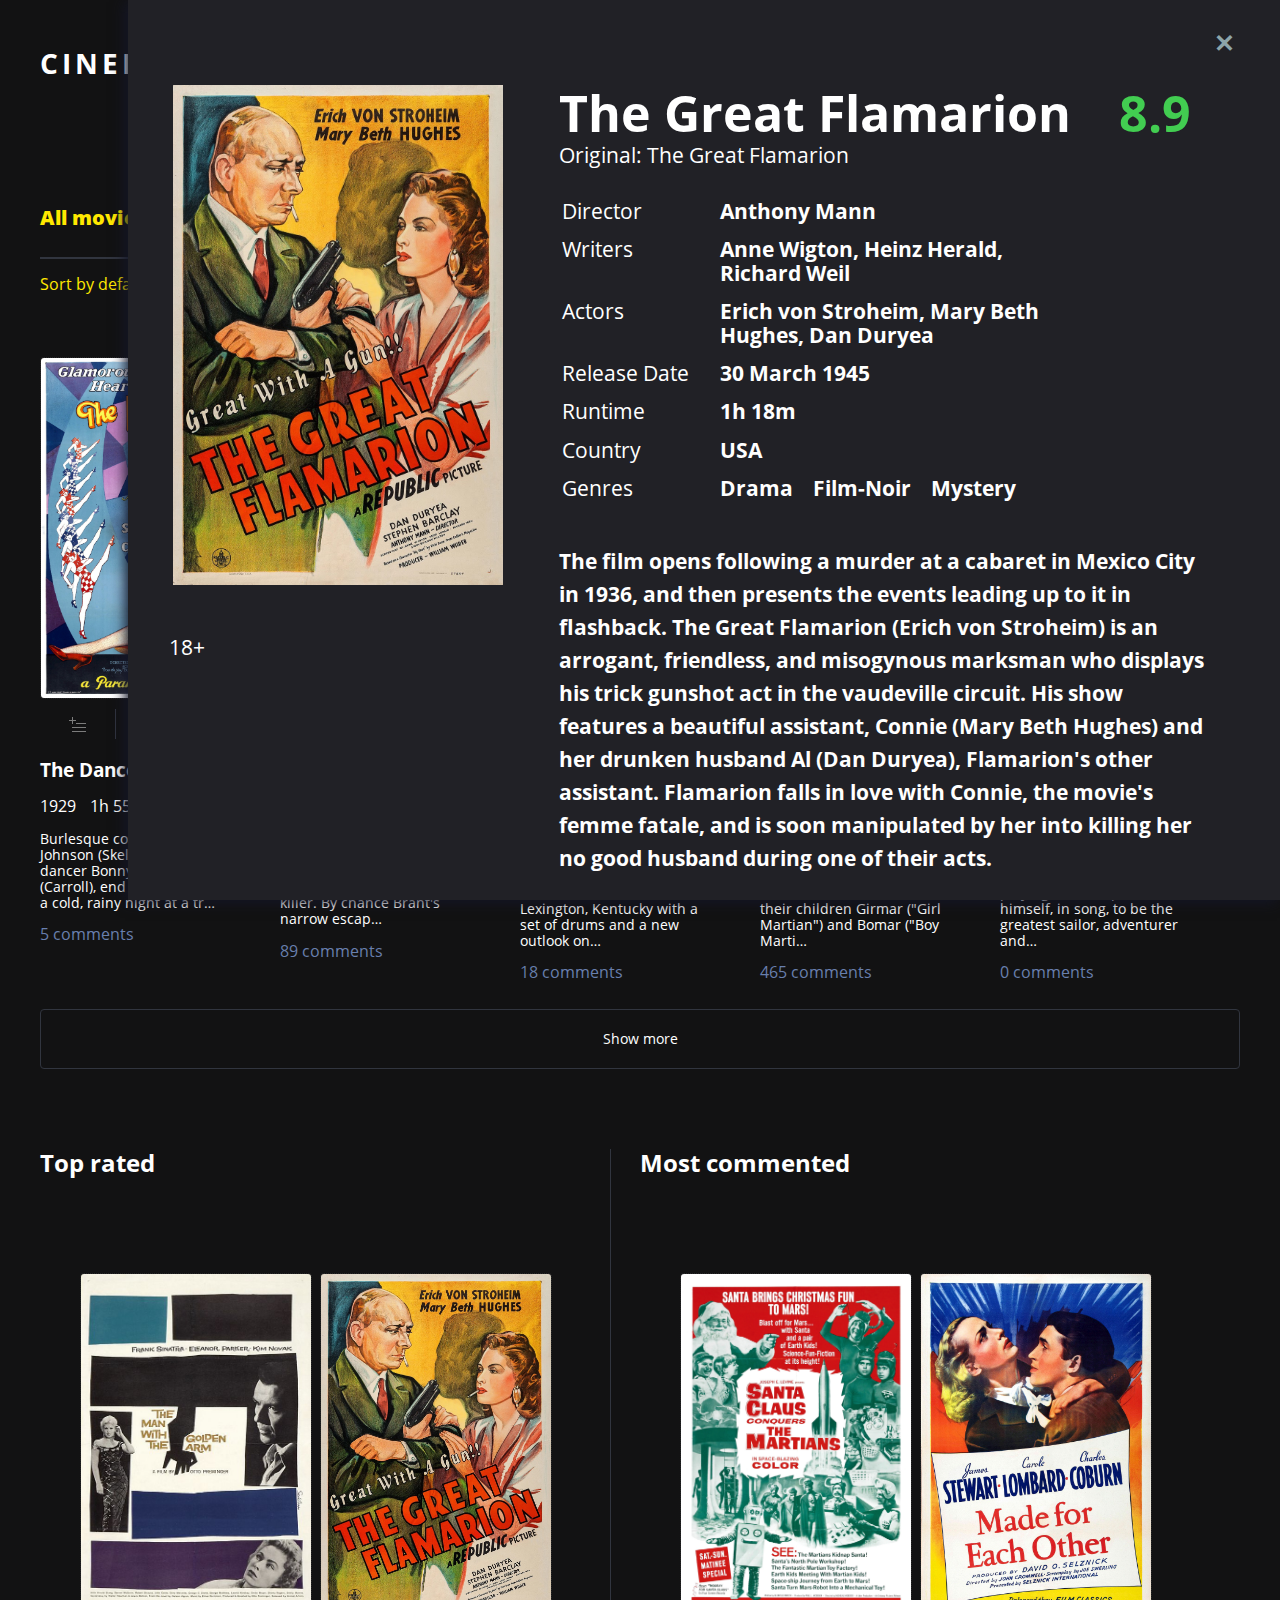
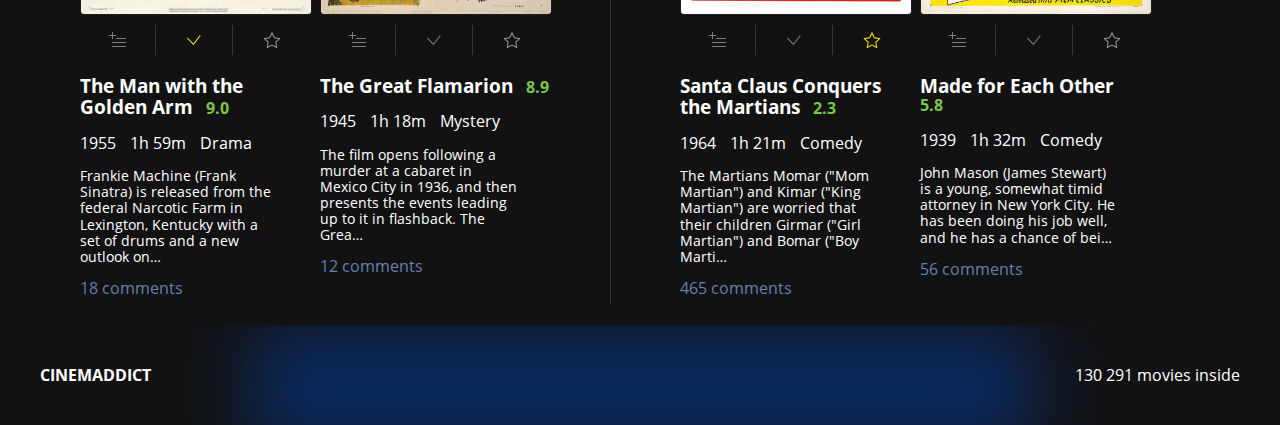
<file: markup/popup-add-comment.html>
<!DOCTYPE html>
<html>
<head>
  <meta charset="utf-8" />
  <meta http-equiv="X-UA-Compatible" content="IE=edge">
  <meta name="viewport" content="width=device-width, initial-scale=1">
  <link rel="stylesheet" type="text/css" media="screen" href="./css/normalize.css" />
  <link rel="stylesheet" type="text/css" media="screen" href="./css/main.css" />
  <title>Cinemaddict</title>
</head>
<body class="hide-overflow">

<header class="header">
  <h1 class="header__logo logo">Cinemaddict</h1>

  <section class="header__profile profile">
    <p class="profile__rating">Movie Buff</p>
    <img class="profile__avatar" src="images/bitmap@2x.png" alt="Avatar" width="35" height="35">
  </section>
</header>

<main class="main">
  <nav class="main-navigation">
    <div class="main-navigation__items">
      <a href="#all" class="main-navigation__item main-navigation__item--active">All movies</a>
      <a href="#watchlist" class="main-navigation__item">Watchlist <span class="main-navigation__item-count">13</span></a>
      <a href="#history" class="main-navigation__item">History <span class="main-navigation__item-count">4</span></a>
      <a href="#favorites" class="main-navigation__item">Favorites <span class="main-navigation__item-count">8</span></a>
    </div>
    <a href="#stats" class="main-navigation__additional">Stats</a>
  </nav>

  <ul class="sort">
    <li><a href="#" class="sort__button sort__button--active">Sort by default</a></li>
    <li><a href="#" class="sort__button">Sort by date</a></li>
    <li><a href="#" class="sort__button">Sort by rating</a></li>
  </ul>

  <section class="films">
    <section class="films-list">
      <h2 class="films-list__title visually-hidden">All movies. Upcoming</h2>

      <div class="films-list__container">
        <article class="film-card">
          <h3 class="film-card__title">The Dance of Life</h3>
          <p class="film-card__rating">8.3</p>
          <p class="film-card__info">
            <span class="film-card__year">1929</span>
            <span class="film-card__duration">1h 55m</span>
            <span class="film-card__genre">Musical</span>
          </p>
          <img src="./images/posters/the-dance-of-life.jpg" alt="" class="film-card__poster">
          <p class="film-card__description">Burlesque comic Ralph "Skid" Johnson (Skelly), and specialty dancer Bonny Lee King (Carroll), end up together on a cold, rainy night at a tr…</p>
          <a class="film-card__comments">5 comments</a>
          <div class="film-card__controls">
            <button class="film-card__controls-item button film-card__controls-item--add-to-watchlist" type="button">Add to watchlist</button>
            <button class="film-card__controls-item button film-card__controls-item--mark-as-watched" type="button">Mark as watched</button>
            <button class="film-card__controls-item button film-card__controls-item--favorite" type="button">Mark as favorite</button>
          </div>
        </article>

        <article class="film-card">
          <h3 class="film-card__title">Sagebrush Trail</h3>
          <p class="film-card__rating">3.2</p>
          <p class="film-card__info">
            <span class="film-card__year">1933</span>
            <span class="film-card__duration">54m</span>
            <span class="film-card__genre">Western</span>
          </p>
          <img src="./images/posters/sagebrush-trail.jpg" alt="" class="film-card__poster">
          <p class="film-card__description">Sentenced for a murder he did not commit, John Brant escapes from prison determined to find the real killer. By chance Brant's narrow escap…</p>
          <a class="film-card__comments">89 comments</a>
          <div class="film-card__controls">
            <button class="film-card__controls-item button film-card__controls-item--add-to-watchlist film-card__controls-item--active" type="button">Add to watchlist</button>
            <button class="film-card__controls-item button film-card__controls-item--mark-as-watched" type="button">Mark as watched</button>
            <button class="film-card__controls-item button film-card__controls-item--favorite" type="button">Mark as favorite</button>
          </div>
        </article>

        <article class="film-card">
          <h3 class="film-card__title">The Man with the Golden Arm</h3>
          <p class="film-card__rating">9.0</p>
          <p class="film-card__info">
            <span class="film-card__year">1955</span>
            <span class="film-card__duration">1h 59m</span>
            <span class="film-card__genre">Drama</span>
          </p>
          <img src="./images/posters/the-man-with-the-golden-arm.jpg" alt="" class="film-card__poster">
          <p class="film-card__description">Frankie Machine (Frank Sinatra) is released from the federal Narcotic Farm in Lexington, Kentucky with a set of drums and a new outlook on…</p>
          <a class="film-card__comments">18 comments</a>
          <div class="film-card__controls">
            <button class="film-card__controls-item button film-card__controls-item--add-to-watchlist" type="button">Add to watchlist</button>
            <button class="film-card__controls-item button film-card__controls-item--mark-as-watched film-card__controls-item--active" type="button">Mark as watched</button>
            <button class="film-card__controls-item button film-card__controls-item--favorite" type="button">Mark as favorite</button>
          </div>
        </article>

        <article class="film-card">
          <h3 class="film-card__title">Santa Claus Conquers the Martians</h3>
          <p class="film-card__rating">2.3</p>
          <p class="film-card__info">
            <span class="film-card__year">1964</span>
            <span class="film-card__duration">1h 21m</span>
            <span class="film-card__genre">Comedy</span>
          </p>
          <img src="./images/posters/santa-claus-conquers-the-martians.jpg" alt="" class="film-card__poster">
          <p class="film-card__description">The Martians Momar ("Mom Martian") and Kimar ("King Martian") are worried that their children Girmar ("Girl Martian") and Bomar ("Boy Marti…</p>
          <a class="film-card__comments">465 comments</a>
          <div class="film-card__controls">
            <button class="film-card__controls-item button film-card__controls-item--add-to-watchlist" type="button">Add to watchlist</button>
            <button class="film-card__controls-item button film-card__controls-item--mark-as-watched" type="button">Mark as watched</button>
            <button class="film-card__controls-item button film-card__controls-item--favorite film-card__controls-item--active" type="button">Mark as favorite</button>
          </div>
        </article>

        <article class="film-card">
          <h3 class="film-card__title">Popeye the Sailor Meets Sindbad the Sailor</h3>
          <p class="film-card__rating">6.3</p>
          <p class="film-card__info">
            <span class="film-card__year">1936</span>
            <span class="film-card__duration">16m</span>
            <span class="film-card__genre">Cartoon</span>
          </p>
          <img src="./images/posters/popeye-meets-sinbad.png" alt="" class="film-card__poster">
          <p class="film-card__description">In this short, Sindbad the Sailor (presumably Bluto playing a "role") proclaims himself, in song, to be the greatest sailor, adventurer and…</p>
          <a class="film-card__comments">0 comments</a>
          <div class="film-card__controls">
            <button class="film-card__controls-item button film-card__controls-item--add-to-watchlist film-card__controls-item--active" type="button">Add to watchlist</button>
            <button class="film-card__controls-item button film-card__controls-item--mark-as-watched film-card__controls-item--active" type="button">Mark as watched</button>
            <button class="film-card__controls-item button film-card__controls-item--favorite film-card__controls-item--active" type="button">Mark as favorite</button>
          </div>
        </article>
      </div>

      <button class="films-list__show-more">Show more</button>
    </section>

    <section class="films-list films-list--extra">
      <h2 class="films-list__title">Top rated</h2>

      <div class="films-list__container">
        <article class="film-card">
          <h3 class="film-card__title">The Man with the Golden Arm</h3>
          <p class="film-card__rating">9.0</p>
          <p class="film-card__info">
            <span class="film-card__year">1955</span>
            <span class="film-card__duration">1h 59m</span>
            <span class="film-card__genre">Drama</span>
          </p>
          <img src="./images/posters/the-man-with-the-golden-arm.jpg" alt="" class="film-card__poster">
          <p class="film-card__description">Frankie Machine (Frank Sinatra) is released from the federal Narcotic Farm in Lexington, Kentucky with a set of drums and a new outlook on…</p>
          <a class="film-card__comments">18 comments</a>
          <div class="film-card__controls">
            <button class="film-card__controls-item button film-card__controls-item--add-to-watchlist" type="button">Add to watchlist</button>
            <button class="film-card__controls-item button film-card__controls-item--mark-as-watched film-card__controls-item--active" type="button">Mark as watched</button>
            <button class="film-card__controls-item button film-card__controls-item--favorite" type="button">Mark as favorite</button>
          </div>
        </article>

        <article class="film-card">
          <h3 class="film-card__title">The Great Flamarion</h3>
          <p class="film-card__rating">8.9</p>
          <p class="film-card__info">
            <span class="film-card__year">1945</span>
            <span class="film-card__duration">1h 18m</span>
            <span class="film-card__genre">Mystery</span>
          </p>
          <img src="./images/posters/the-great-flamarion.jpg" alt="" class="film-card__poster">
          <p class="film-card__description">The film opens following a murder at a cabaret in Mexico City in 1936, and then presents the events leading up to it in flashback. The Grea…</p>
          <a class="film-card__comments">12 comments</a>
          <div class="film-card__controls">
            <button class="film-card__controls-item button film-card__controls-item--add-to-watchlist" type="button">Add to watchlist</button>
            <button class="film-card__controls-item button film-card__controls-item--mark-as-watched" type="button">Mark as watched</button>
            <button class="film-card__controls-item button film-card__controls-item--favorite" type="button">Mark as favorite</button>
          </div>
        </article>
      </div>
    </section>

    <section class="films-list films-list--extra">
      <h2 class="films-list__title">Most commented</h2>

      <div class="films-list__container">
        <article class="film-card">
          <h3 class="film-card__title">Santa Claus Conquers the Martians</h3>
          <p class="film-card__rating">2.3</p>
          <p class="film-card__info">
            <span class="film-card__year">1964</span>
            <span class="film-card__duration">1h 21m</span>
            <span class="film-card__genre">Comedy</span>
          </p>
          <img src="./images/posters/santa-claus-conquers-the-martians.jpg" alt="" class="film-card__poster">
          <p class="film-card__description">The Martians Momar ("Mom Martian") and Kimar ("King Martian") are worried that their children Girmar ("Girl Martian") and Bomar ("Boy Marti…</p>
          <a class="film-card__comments">465 comments</a>
          <div class="film-card__controls">
            <button class="film-card__controls-item button film-card__controls-item--add-to-watchlist" type="button">Add to watchlist</button>
            <button class="film-card__controls-item button film-card__controls-item--mark-as-watched" type="button">Mark as watched</button>
            <button class="film-card__controls-item button film-card__controls-item--favorite film-card__controls-item--active" type="button">Mark as favorite</button>
          </div>
        </article>

        <article class="film-card">
          <h3 class="film-card__title">Made for Each Other</h3>
          <p class="film-card__rating">5.8</p>
          <p class="film-card__info">
            <span class="film-card__year">1939</span>
            <span class="film-card__duration">1h 32m</span>
            <span class="film-card__genre">Comedy</span>
          </p>
          <img src="./images/posters/made-for-each-other.png" alt="" class="film-card__poster">
          <p class="film-card__description">John Mason (James Stewart) is a young, somewhat timid attorney in New York City. He has been doing his job well, and he has a chance of bei…</p>
          <a class="film-card__comments">56 comments</a>
          <div class="film-card__controls">
            <button class="film-card__controls-item button film-card__controls-item--add-to-watchlist" type="button">Add to watchlist</button>
            <button class="film-card__controls-item button film-card__controls-item--mark-as-watched" type="button">Mark as watched</button>
            <button class="film-card__controls-item button film-card__controls-item--favorite" type="button">Mark as favorite</button>
          </div>
        </article>
      </div>
    </section>
  </section>
</main>


<footer class="footer">
  <section class="footer__logo logo logo--smaller">Cinemaddict</section>
  <section class="footer__statistics">
    <p>130 291 movies inside</p>
  </section>
</footer>

<section class="film-details">
  <form class="film-details__inner" action="" method="get">
    <div class="film-details__top-container">
      <div class="film-details__close">
        <button class="film-details__close-btn" type="button">close</button>
      </div>
      <div class="film-details__info-wrap">
        <div class="film-details__poster">
          <img class="film-details__poster-img" src="./images/posters/the-great-flamarion.jpg" alt="">

          <p class="film-details__age">18+</p>
        </div>

        <div class="film-details__info">
          <div class="film-details__info-head">
            <div class="film-details__title-wrap">
              <h3 class="film-details__title">The Great Flamarion</h3>
              <p class="film-details__title-original">Original: The Great Flamarion</p>
            </div>

            <div class="film-details__rating">
              <p class="film-details__total-rating">8.9</p>
            </div>
          </div>

          <table class="film-details__table">
            <tr class="film-details__row">
              <td class="film-details__term">Director</td>
              <td class="film-details__cell">Anthony Mann</td>
            </tr>
            <tr class="film-details__row">
              <td class="film-details__term">Writers</td>
              <td class="film-details__cell">Anne Wigton, Heinz Herald, Richard Weil</td>
            </tr>
            <tr class="film-details__row">
              <td class="film-details__term">Actors</td>
              <td class="film-details__cell">Erich von Stroheim, Mary Beth Hughes, Dan Duryea</td>
            </tr>
            <tr class="film-details__row">
              <td class="film-details__term">Release Date</td>
              <td class="film-details__cell">30 March 1945</td>
            </tr>
            <tr class="film-details__row">
              <td class="film-details__term">Runtime</td>
              <td class="film-details__cell">1h 18m</td>
            </tr>
            <tr class="film-details__row">
              <td class="film-details__term">Country</td>
              <td class="film-details__cell">USA</td>
            </tr>
            <tr class="film-details__row">
              <td class="film-details__term">Genres</td>
              <td class="film-details__cell">
                <span class="film-details__genre">Drama</span>
                <span class="film-details__genre">Film-Noir</span>
                <span class="film-details__genre">Mystery</span></td>
            </tr>
          </table>

          <p class="film-details__film-description">
            The film opens following a murder at a cabaret in Mexico City in 1936, and then presents the events leading up to it in flashback. The Great Flamarion (Erich von Stroheim) is an arrogant, friendless, and misogynous marksman who displays his trick gunshot act in the vaudeville circuit. His show features a beautiful assistant, Connie (Mary Beth Hughes) and her drunken husband Al (Dan Duryea), Flamarion's other assistant. Flamarion falls in love with Connie, the movie's femme fatale, and is soon manipulated by her into killing her no good husband during one of their acts.
          </p>
        </div>
      </div>

      <section class="film-details__controls">
        <input type="checkbox" class="film-details__control-input visually-hidden" id="watchlist" name="watchlist">
        <label for="watchlist" class="film-details__control-label film-details__control-label--watchlist">Add to watchlist</label>

        <input type="checkbox" class="film-details__control-input visually-hidden" id="watched" name="watched">
        <label for="watched" class="film-details__control-label film-details__control-label--watched">Already watched</label>

        <input type="checkbox" class="film-details__control-input visually-hidden" id="favorite" name="favorite">
        <label for="favorite" class="film-details__control-label film-details__control-label--favorite">Add to favorites</label>
      </section>
    </div>

    <div class="film-details__bottom-container">
      <section class="film-details__comments-wrap">
        <h3 class="film-details__comments-title">Comments <span class="film-details__comments-count">0</span></h3>

        <ul class="film-details__comments-list"></ul>

        <div class="film-details__new-comment">
          <div class="film-details__add-emoji-label">
            <img src="images/emoji/smile.png" width="55" height="55" alt="emoji-smile">
          </div>

          <label class="film-details__comment-label">
            <textarea class="film-details__comment-input" placeholder="Select reaction below and write comment here" name="comment">Great movie!</textarea>
          </label>

          <div class="film-details__emoji-list">
            <input class="film-details__emoji-item visually-hidden" name="comment-emoji" type="radio" id="emoji-smile" value="smile" checked>
            <label class="film-details__emoji-label" for="emoji-smile">
              <img src="./images/emoji/smile.png" width="30" height="30" alt="emoji">
            </label>

            <input class="film-details__emoji-item visually-hidden" name="comment-emoji" type="radio" id="emoji-sleeping" value="sleeping">
            <label class="film-details__emoji-label" for="emoji-sleeping">
              <img src="./images/emoji/sleeping.png" width="30" height="30" alt="emoji">
            </label>

            <input class="film-details__emoji-item visually-hidden" name="comment-emoji" type="radio" id="emoji-puke" value="puke">
            <label class="film-details__emoji-label" for="emoji-puke">
              <img src="./images/emoji/puke.png" width="30" height="30" alt="emoji">
            </label>

            <input class="film-details__emoji-item visually-hidden" name="comment-emoji" type="radio" id="emoji-angry" value="angry">
            <label class="film-details__emoji-label" for="emoji-angry">
              <img src="./images/emoji/angry.png" width="30" height="30" alt="emoji">
            </label>
          </div>
        </div>
      </section>
    </div>
  </form>
</section>

</body>
</html>
</file>
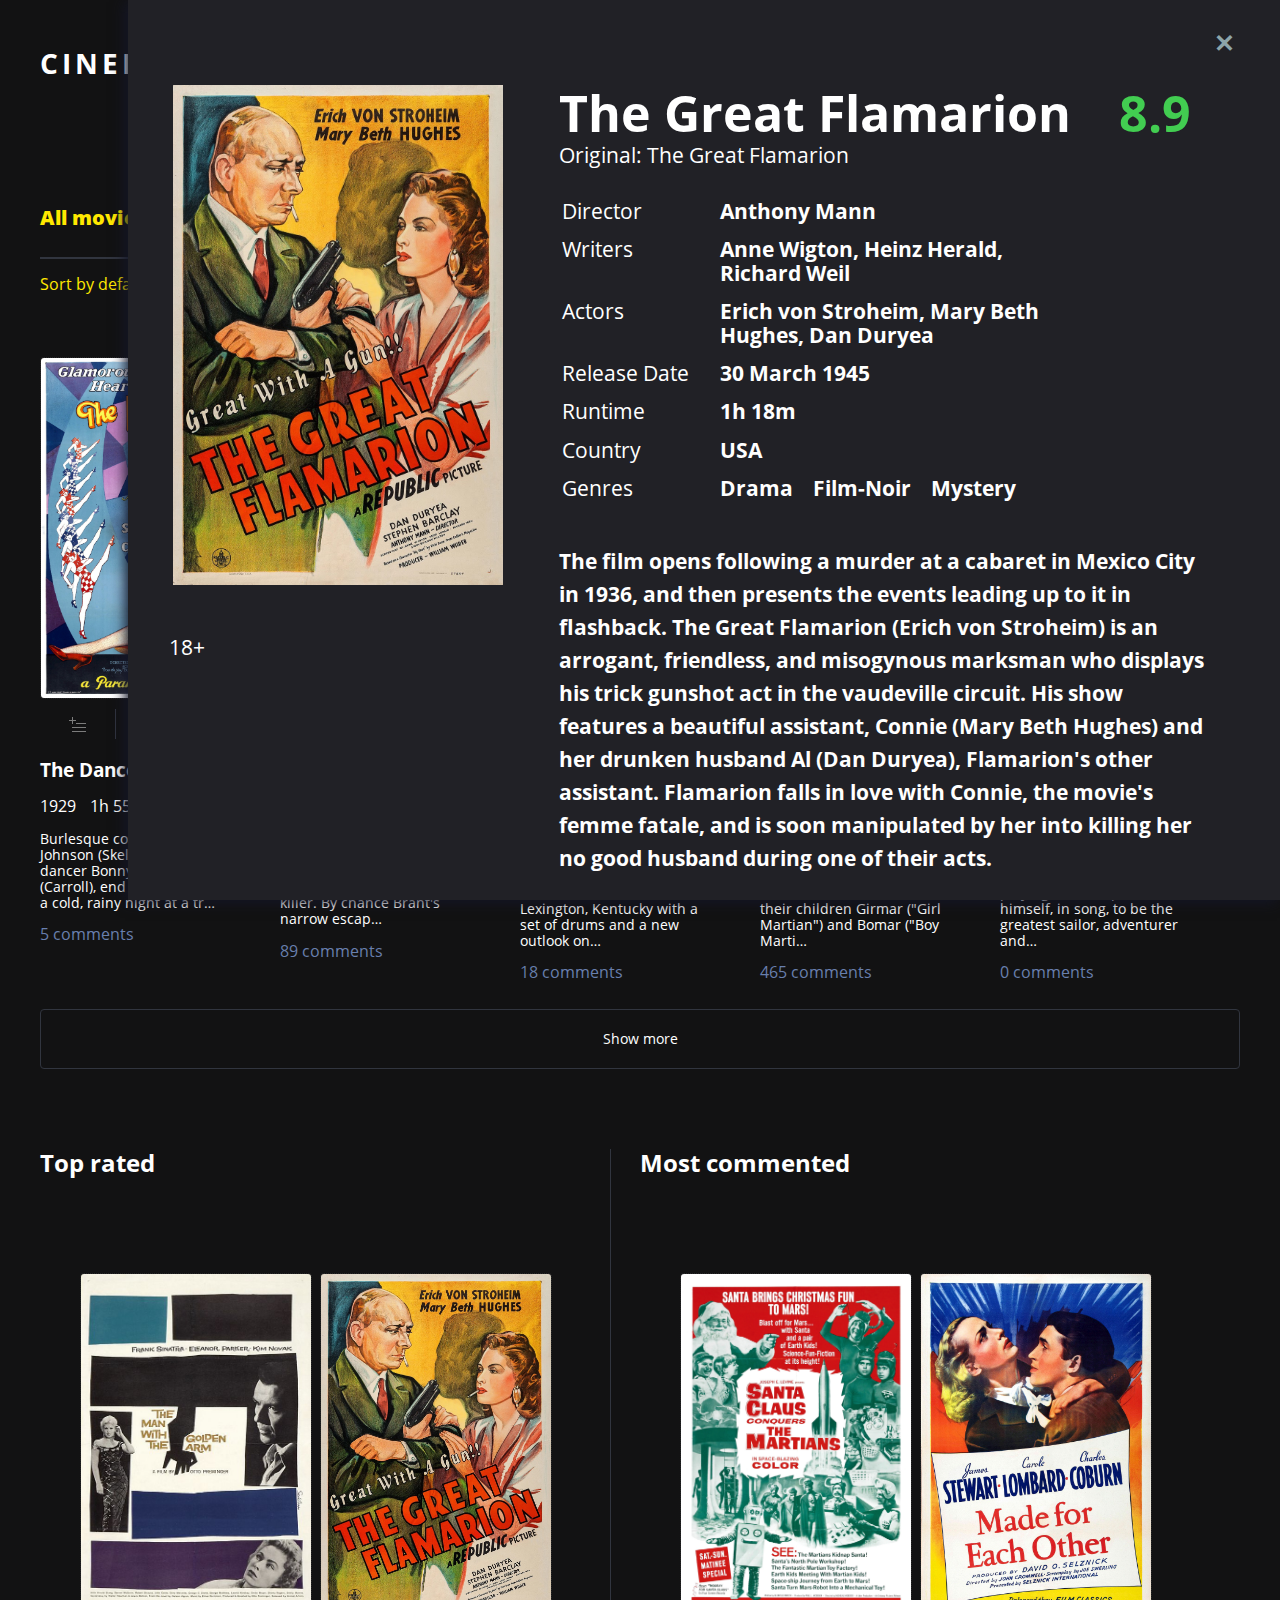
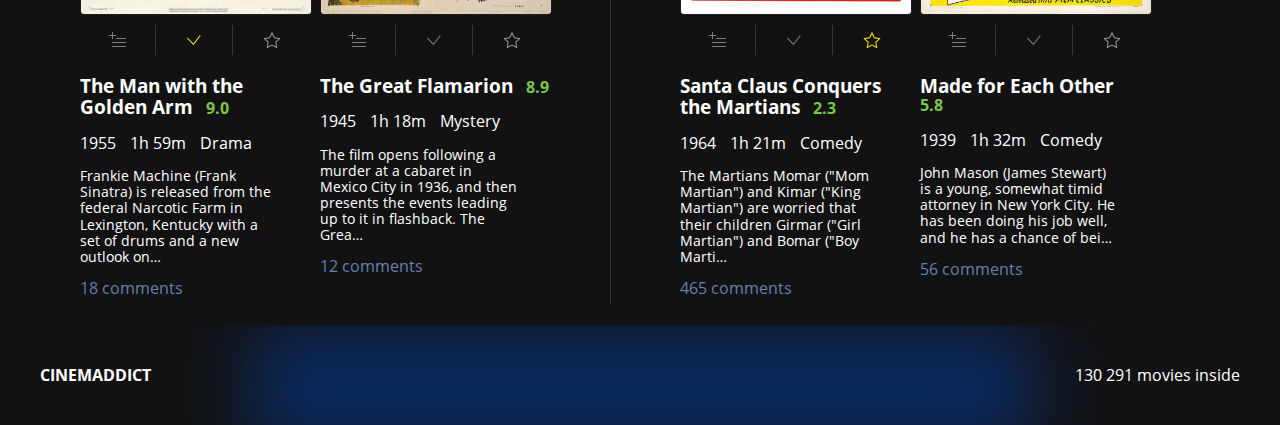
<file: markup/popup-without-comments.html>
<!DOCTYPE html>
<html>
<head>
  <meta charset="utf-8" />
  <meta http-equiv="X-UA-Compatible" content="IE=edge">
  <meta name="viewport" content="width=device-width, initial-scale=1">
  <link rel="stylesheet" type="text/css" media="screen" href="./css/normalize.css" />
  <link rel="stylesheet" type="text/css" media="screen" href="./css/main.css" />
  <title>Cinemaddict</title>
</head>
<body class="hide-overflow">

<header class="header">
  <h1 class="header__logo logo">Cinemaddict</h1>

  <section class="header__profile profile">
    <p class="profile__rating">Movie Buff</p>
    <img class="profile__avatar" src="images/bitmap@2x.png" alt="Avatar" width="35" height="35">
  </section>
</header>

<main class="main">
  <nav class="main-navigation">
    <div class="main-navigation__items">
      <a href="#all" class="main-navigation__item main-navigation__item--active">All movies</a>
      <a href="#watchlist" class="main-navigation__item">Watchlist <span class="main-navigation__item-count">13</span></a>
      <a href="#history" class="main-navigation__item">History <span class="main-navigation__item-count">4</span></a>
      <a href="#favorites" class="main-navigation__item">Favorites <span class="main-navigation__item-count">8</span></a>
    </div>
    <a href="#stats" class="main-navigation__additional">Stats</a>
  </nav>

  <ul class="sort">
    <li><a href="#" class="sort__button sort__button--active">Sort by default</a></li>
    <li><a href="#" class="sort__button">Sort by date</a></li>
    <li><a href="#" class="sort__button">Sort by rating</a></li>
  </ul>

  <section class="films">
    <section class="films-list">
      <h2 class="films-list__title visually-hidden">All movies. Upcoming</h2>

      <div class="films-list__container">
        <article class="film-card">
          <h3 class="film-card__title">The Dance of Life</h3>
          <p class="film-card__rating">8.3</p>
          <p class="film-card__info">
            <span class="film-card__year">1929</span>
            <span class="film-card__duration">1h 55m</span>
            <span class="film-card__genre">Musical</span>
          </p>
          <img src="./images/posters/the-dance-of-life.jpg" alt="" class="film-card__poster">
          <p class="film-card__description">Burlesque comic Ralph "Skid" Johnson (Skelly), and specialty dancer Bonny Lee King (Carroll), end up together on a cold, rainy night at a tr…</p>
          <a class="film-card__comments">5 comments</a>
          <div class="film-card__controls">
            <button class="film-card__controls-item button film-card__controls-item--add-to-watchlist" type="button">Add to watchlist</button>
            <button class="film-card__controls-item button film-card__controls-item--mark-as-watched" type="button">Mark as watched</button>
            <button class="film-card__controls-item button film-card__controls-item--favorite" type="button">Mark as favorite</button>
          </div>
        </article>

        <article class="film-card">
          <h3 class="film-card__title">Sagebrush Trail</h3>
          <p class="film-card__rating">3.2</p>
          <p class="film-card__info">
            <span class="film-card__year">1933</span>
            <span class="film-card__duration">54m</span>
            <span class="film-card__genre">Western</span>
          </p>
          <img src="./images/posters/sagebrush-trail.jpg" alt="" class="film-card__poster">
          <p class="film-card__description">Sentenced for a murder he did not commit, John Brant escapes from prison determined to find the real killer. By chance Brant's narrow escap…</p>
          <a class="film-card__comments">89 comments</a>
          <div class="film-card__controls">
            <button class="film-card__controls-item button film-card__controls-item--add-to-watchlist film-card__controls-item--active" type="button">Add to watchlist</button>
            <button class="film-card__controls-item button film-card__controls-item--mark-as-watched" type="button">Mark as watched</button>
            <button class="film-card__controls-item button film-card__controls-item--favorite" type="button">Mark as favorite</button>
          </div>
        </article>

        <article class="film-card">
          <h3 class="film-card__title">The Man with the Golden Arm</h3>
          <p class="film-card__rating">9.0</p>
          <p class="film-card__info">
            <span class="film-card__year">1955</span>
            <span class="film-card__duration">1h 59m</span>
            <span class="film-card__genre">Drama</span>
          </p>
          <img src="./images/posters/the-man-with-the-golden-arm.jpg" alt="" class="film-card__poster">
          <p class="film-card__description">Frankie Machine (Frank Sinatra) is released from the federal Narcotic Farm in Lexington, Kentucky with a set of drums and a new outlook on…</p>
          <a class="film-card__comments">18 comments</a>
          <div class="film-card__controls">
            <button class="film-card__controls-item button film-card__controls-item--add-to-watchlist" type="button">Add to watchlist</button>
            <button class="film-card__controls-item button film-card__controls-item--mark-as-watched film-card__controls-item--active" type="button">Mark as watched</button>
            <button class="film-card__controls-item button film-card__controls-item--favorite" type="button">Mark as favorite</button>
          </div>
        </article>

        <article class="film-card">
          <h3 class="film-card__title">Santa Claus Conquers the Martians</h3>
          <p class="film-card__rating">2.3</p>
          <p class="film-card__info">
            <span class="film-card__year">1964</span>
            <span class="film-card__duration">1h 21m</span>
            <span class="film-card__genre">Comedy</span>
          </p>
          <img src="./images/posters/santa-claus-conquers-the-martians.jpg" alt="" class="film-card__poster">
          <p class="film-card__description">The Martians Momar ("Mom Martian") and Kimar ("King Martian") are worried that their children Girmar ("Girl Martian") and Bomar ("Boy Marti…</p>
          <a class="film-card__comments">465 comments</a>
          <div class="film-card__controls">
            <button class="film-card__controls-item button film-card__controls-item--add-to-watchlist" type="button">Add to watchlist</button>
            <button class="film-card__controls-item button film-card__controls-item--mark-as-watched" type="button">Mark as watched</button>
            <button class="film-card__controls-item button film-card__controls-item--favorite film-card__controls-item--active" type="button">Mark as favorite</button>
          </div>
        </article>

        <article class="film-card">
          <h3 class="film-card__title">Popeye the Sailor Meets Sindbad the Sailor</h3>
          <p class="film-card__rating">6.3</p>
          <p class="film-card__info">
            <span class="film-card__year">1936</span>
            <span class="film-card__duration">16m</span>
            <span class="film-card__genre">Cartoon</span>
          </p>
          <img src="./images/posters/popeye-meets-sinbad.png" alt="" class="film-card__poster">
          <p class="film-card__description">In this short, Sindbad the Sailor (presumably Bluto playing a "role") proclaims himself, in song, to be the greatest sailor, adventurer and…</p>
          <a class="film-card__comments">0 comments</a>
          <div class="film-card__controls">
            <button class="film-card__controls-item button film-card__controls-item--add-to-watchlist film-card__controls-item--active" type="button">Add to watchlist</button>
            <button class="film-card__controls-item button film-card__controls-item--mark-as-watched film-card__controls-item--active" type="button">Mark as watched</button>
            <button class="film-card__controls-item button film-card__controls-item--favorite film-card__controls-item--active" type="button">Mark as favorite</button>
          </div>
        </article>
      </div>

      <button class="films-list__show-more">Show more</button>
    </section>

    <section class="films-list films-list--extra">
      <h2 class="films-list__title">Top rated</h2>

      <div class="films-list__container">
        <article class="film-card">
          <h3 class="film-card__title">The Man with the Golden Arm</h3>
          <p class="film-card__rating">9.0</p>
          <p class="film-card__info">
            <span class="film-card__year">1955</span>
            <span class="film-card__duration">1h 59m</span>
            <span class="film-card__genre">Drama</span>
          </p>
          <img src="./images/posters/the-man-with-the-golden-arm.jpg" alt="" class="film-card__poster">
          <p class="film-card__description">Frankie Machine (Frank Sinatra) is released from the federal Narcotic Farm in Lexington, Kentucky with a set of drums and a new outlook on…</p>
          <a class="film-card__comments">18 comments</a>
          <div class="film-card__controls">
            <button class="film-card__controls-item button film-card__controls-item--add-to-watchlist" type="button">Add to watchlist</button>
            <button class="film-card__controls-item button film-card__controls-item--mark-as-watched film-card__controls-item--active" type="button">Mark as watched</button>
            <button class="film-card__controls-item button film-card__controls-item--favorite" type="button">Mark as favorite</button>
          </div>
        </article>

        <article class="film-card">
          <h3 class="film-card__title">The Great Flamarion</h3>
          <p class="film-card__rating">8.9</p>
          <p class="film-card__info">
            <span class="film-card__year">1945</span>
            <span class="film-card__duration">1h 18m</span>
            <span class="film-card__genre">Mystery</span>
          </p>
          <img src="./images/posters/the-great-flamarion.jpg" alt="" class="film-card__poster">
          <p class="film-card__description">The film opens following a murder at a cabaret in Mexico City in 1936, and then presents the events leading up to it in flashback. The Grea…</p>
          <a class="film-card__comments">12 comments</a>
          <div class="film-card__controls">
            <button class="film-card__controls-item button film-card__controls-item--add-to-watchlist" type="button">Add to watchlist</button>
            <button class="film-card__controls-item button film-card__controls-item--mark-as-watched" type="button">Mark as watched</button>
            <button class="film-card__controls-item button film-card__controls-item--favorite" type="button">Mark as favorite</button>
          </div>
        </article>
      </div>
    </section>

    <section class="films-list films-list--extra">
      <h2 class="films-list__title">Most commented</h2>

      <div class="films-list__container">
        <article class="film-card">
          <h3 class="film-card__title">Santa Claus Conquers the Martians</h3>
          <p class="film-card__rating">2.3</p>
          <p class="film-card__info">
            <span class="film-card__year">1964</span>
            <span class="film-card__duration">1h 21m</span>
            <span class="film-card__genre">Comedy</span>
          </p>
          <img src="./images/posters/santa-claus-conquers-the-martians.jpg" alt="" class="film-card__poster">
          <p class="film-card__description">The Martians Momar ("Mom Martian") and Kimar ("King Martian") are worried that their children Girmar ("Girl Martian") and Bomar ("Boy Marti…</p>
          <a class="film-card__comments">465 comments</a>
          <div class="film-card__controls">
            <button class="film-card__controls-item button film-card__controls-item--add-to-watchlist" type="button">Add to watchlist</button>
            <button class="film-card__controls-item button film-card__controls-item--mark-as-watched" type="button">Mark as watched</button>
            <button class="film-card__controls-item button film-card__controls-item--favorite film-card__controls-item--active" type="button">Mark as favorite</button>
          </div>
        </article>

        <article class="film-card">
          <h3 class="film-card__title">Made for Each Other</h3>
          <p class="film-card__rating">5.8</p>
          <p class="film-card__info">
            <span class="film-card__year">1939</span>
            <span class="film-card__duration">1h 32m</span>
            <span class="film-card__genre">Comedy</span>
          </p>
          <img src="./images/posters/made-for-each-other.png" alt="" class="film-card__poster">
          <p class="film-card__description">John Mason (James Stewart) is a young, somewhat timid attorney in New York City. He has been doing his job well, and he has a chance of bei…</p>
          <a class="film-card__comments">56 comments</a>
          <div class="film-card__controls">
            <button class="film-card__controls-item button film-card__controls-item--add-to-watchlist" type="button">Add to watchlist</button>
            <button class="film-card__controls-item button film-card__controls-item--mark-as-watched" type="button">Mark as watched</button>
            <button class="film-card__controls-item button film-card__controls-item--favorite" type="button">Mark as favorite</button>
          </div>
        </article>
      </div>
    </section>
  </section>
</main>


<footer class="footer">
  <section class="footer__logo logo logo--smaller">Cinemaddict</section>
  <section class="footer__statistics">
    <p>130 291 movies inside</p>
  </section>
</footer>

<section class="film-details">
  <form class="film-details__inner" action="" method="get">
    <div class="film-details__top-container">
      <div class="film-details__close">
        <button class="film-details__close-btn" type="button">close</button>
      </div>
      <div class="film-details__info-wrap">
        <div class="film-details__poster">
          <img class="film-details__poster-img" src="./images/posters/the-great-flamarion.jpg" alt="">

          <p class="film-details__age">18+</p>
        </div>

        <div class="film-details__info">
          <div class="film-details__info-head">
            <div class="film-details__title-wrap">
              <h3 class="film-details__title">The Great Flamarion</h3>
              <p class="film-details__title-original">Original: The Great Flamarion</p>
            </div>

            <div class="film-details__rating">
              <p class="film-details__total-rating">8.9</p>
            </div>
          </div>

          <table class="film-details__table">
            <tr class="film-details__row">
              <td class="film-details__term">Director</td>
              <td class="film-details__cell">Anthony Mann</td>
            </tr>
            <tr class="film-details__row">
              <td class="film-details__term">Writers</td>
              <td class="film-details__cell">Anne Wigton, Heinz Herald, Richard Weil</td>
            </tr>
            <tr class="film-details__row">
              <td class="film-details__term">Actors</td>
              <td class="film-details__cell">Erich von Stroheim, Mary Beth Hughes, Dan Duryea</td>
            </tr>
            <tr class="film-details__row">
              <td class="film-details__term">Release Date</td>
              <td class="film-details__cell">30 March 1945</td>
            </tr>
            <tr class="film-details__row">
              <td class="film-details__term">Runtime</td>
              <td class="film-details__cell">1h 18m</td>
            </tr>
            <tr class="film-details__row">
              <td class="film-details__term">Country</td>
              <td class="film-details__cell">USA</td>
            </tr>
            <tr class="film-details__row">
              <td class="film-details__term">Genres</td>
              <td class="film-details__cell">
                <span class="film-details__genre">Drama</span>
                <span class="film-details__genre">Film-Noir</span>
                <span class="film-details__genre">Mystery</span></td>
            </tr>
          </table>

          <p class="film-details__film-description">
            The film opens following a murder at a cabaret in Mexico City in 1936, and then presents the events leading up to it in flashback. The Great Flamarion (Erich von Stroheim) is an arrogant, friendless, and misogynous marksman who displays his trick gunshot act in the vaudeville circuit. His show features a beautiful assistant, Connie (Mary Beth Hughes) and her drunken husband Al (Dan Duryea), Flamarion's other assistant. Flamarion falls in love with Connie, the movie's femme fatale, and is soon manipulated by her into killing her no good husband during one of their acts.
          </p>
        </div>
      </div>

      <section class="film-details__controls">
        <input type="checkbox" class="film-details__control-input visually-hidden" id="watchlist" name="watchlist">
        <label for="watchlist" class="film-details__control-label film-details__control-label--watchlist">Add to watchlist</label>

        <input type="checkbox" class="film-details__control-input visually-hidden" id="watched" name="watched">
        <label for="watched" class="film-details__control-label film-details__control-label--watched">Already watched</label>

        <input type="checkbox" class="film-details__control-input visually-hidden" id="favorite" name="favorite">
        <label for="favorite" class="film-details__control-label film-details__control-label--favorite">Add to favorites</label>
      </section>
    </div>

    <div class="film-details__bottom-container">
      <section class="film-details__comments-wrap">
        <h3 class="film-details__comments-title">Comments <span class="film-details__comments-count">0</span></h3>

        <ul class="film-details__comments-list"></ul>

        <div class="film-details__new-comment">
          <div class="film-details__add-emoji-label"></div>

          <label class="film-details__comment-label">
            <textarea class="film-details__comment-input" placeholder="Select reaction below and write comment here" name="comment"></textarea>
          </label>

          <div class="film-details__emoji-list">
            <input class="film-details__emoji-item visually-hidden" name="comment-emoji" type="radio" id="emoji-smile" value="smile">
            <label class="film-details__emoji-label" for="emoji-smile">
              <img src="./images/emoji/smile.png" width="30" height="30" alt="emoji">
            </label>

            <input class="film-details__emoji-item visually-hidden" name="comment-emoji" type="radio" id="emoji-sleeping" value="sleeping">
            <label class="film-details__emoji-label" for="emoji-sleeping">
              <img src="./images/emoji/sleeping.png" width="30" height="30" alt="emoji">
            </label>

            <input class="film-details__emoji-item visually-hidden" name="comment-emoji" type="radio" id="emoji-puke" value="puke">
            <label class="film-details__emoji-label" for="emoji-puke">
              <img src="./images/emoji/puke.png" width="30" height="30" alt="emoji">
            </label>

            <input class="film-details__emoji-item visually-hidden" name="comment-emoji" type="radio" id="emoji-angry" value="angry">
            <label class="film-details__emoji-label" for="emoji-angry">
              <img src="./images/emoji/angry.png" width="30" height="30" alt="emoji">
            </label>
          </div>
        </div>
      </section>
    </div>
  </form>
</section>

</body>
</html>
</file>
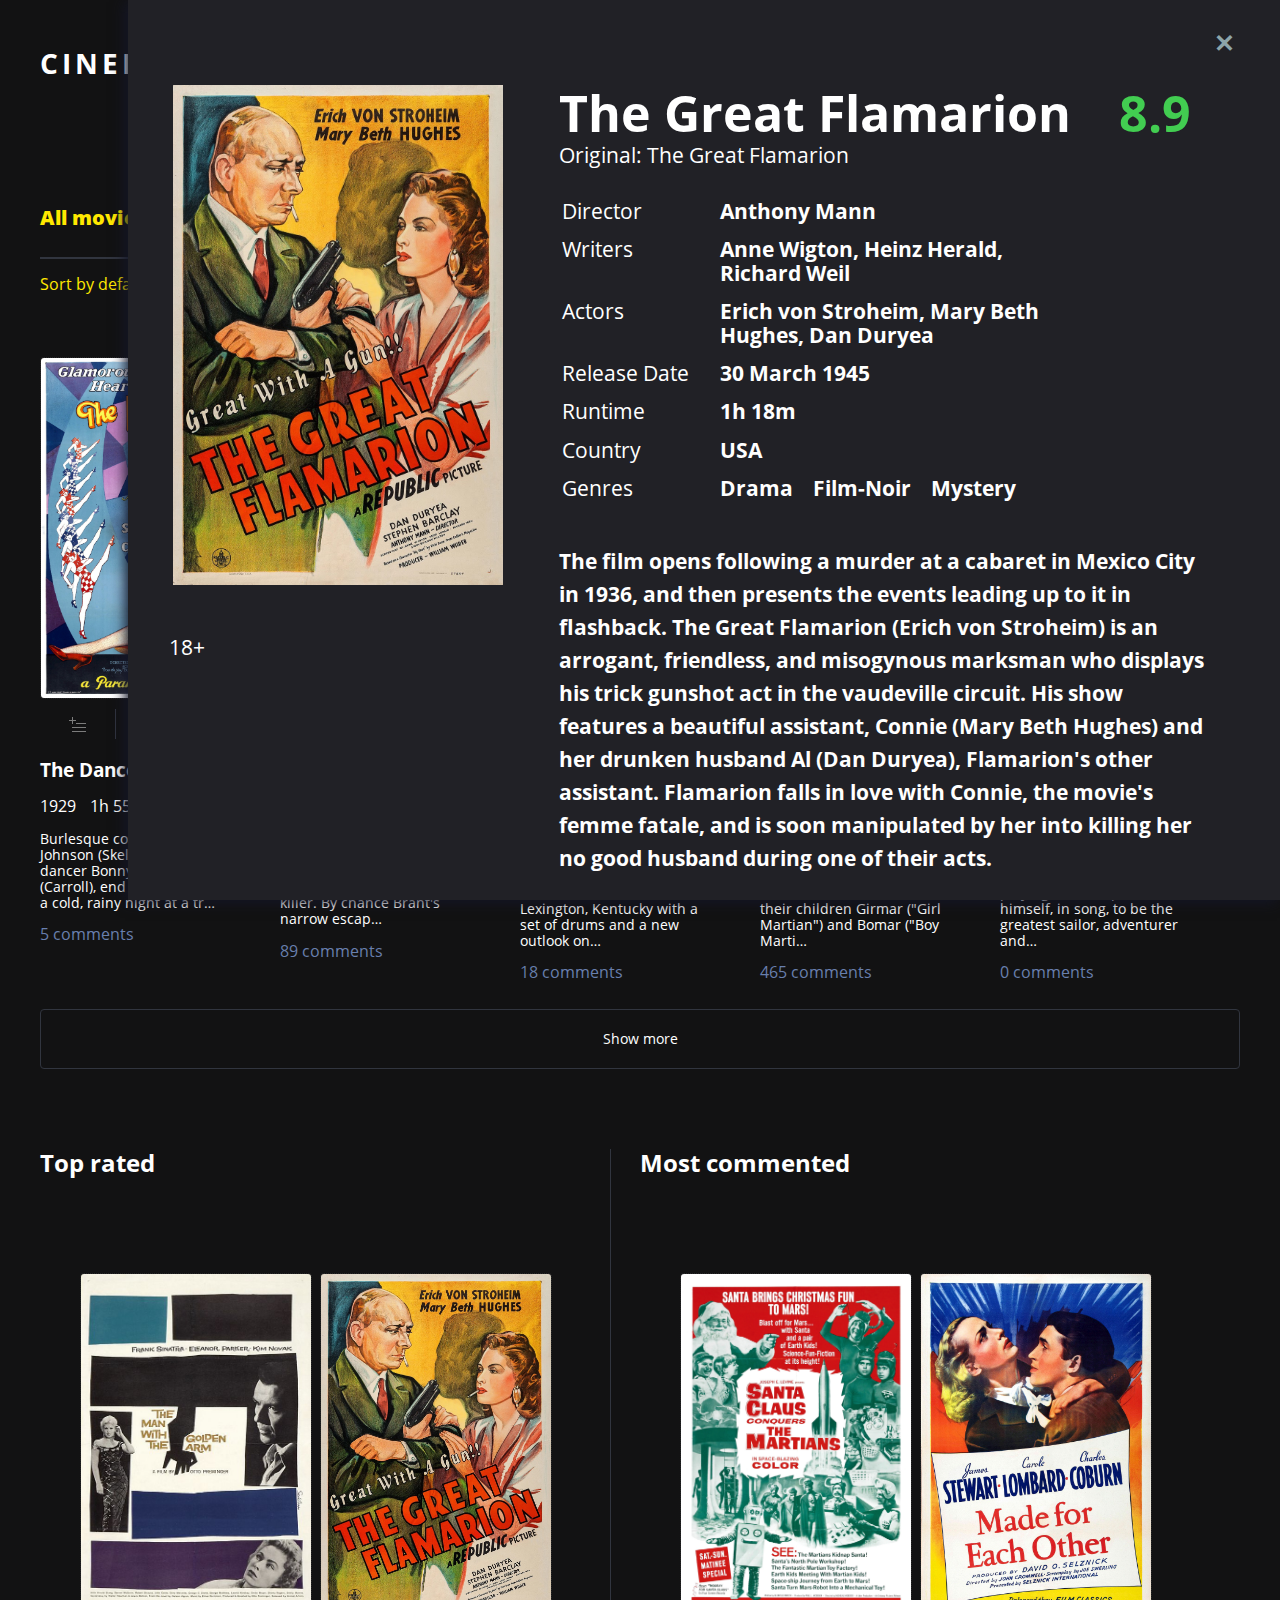
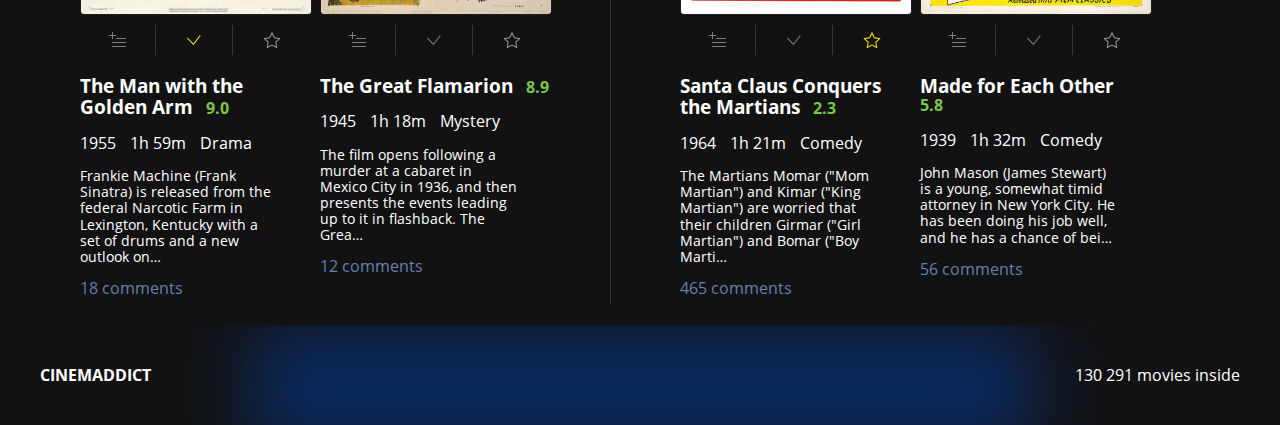
<file: markup/popup.html>
<!DOCTYPE html>
<html>
<head>
  <meta charset="utf-8" />
  <meta http-equiv="X-UA-Compatible" content="IE=edge">
  <meta name="viewport" content="width=device-width, initial-scale=1">
  <link rel="stylesheet" type="text/css" media="screen" href="./css/normalize.css" />
  <link rel="stylesheet" type="text/css" media="screen" href="./css/main.css" />
  <title>Cinemaddict</title>
</head>
<body class="hide-overflow">

<header class="header">
  <h1 class="header__logo logo">Cinemaddict</h1>

  <section class="header__profile profile">
    <p class="profile__rating">Movie Buff</p>
    <img class="profile__avatar" src="images/bitmap@2x.png" alt="Avatar" width="35" height="35">
  </section>
</header>

<main class="main">
  <nav class="main-navigation">
    <div class="main-navigation__items">
      <a href="#all" class="main-navigation__item main-navigation__item--active">All movies</a>
      <a href="#watchlist" class="main-navigation__item">Watchlist <span class="main-navigation__item-count">13</span></a>
      <a href="#history" class="main-navigation__item">History <span class="main-navigation__item-count">4</span></a>
      <a href="#favorites" class="main-navigation__item">Favorites <span class="main-navigation__item-count">8</span></a>
    </div>
    <a href="#stats" class="main-navigation__additional">Stats</a>
  </nav>

  <ul class="sort">
    <li><a href="#" class="sort__button sort__button--active">Sort by default</a></li>
    <li><a href="#" class="sort__button">Sort by date</a></li>
    <li><a href="#" class="sort__button">Sort by rating</a></li>
  </ul>

  <section class="films">
    <section class="films-list">
      <h2 class="films-list__title visually-hidden">All movies. Upcoming</h2>

      <div class="films-list__container">
        <article class="film-card">
          <h3 class="film-card__title">The Dance of Life</h3>
          <p class="film-card__rating">8.3</p>
          <p class="film-card__info">
            <span class="film-card__year">1929</span>
            <span class="film-card__duration">1h 55m</span>
            <span class="film-card__genre">Musical</span>
          </p>
          <img src="./images/posters/the-dance-of-life.jpg" alt="" class="film-card__poster">
          <p class="film-card__description">Burlesque comic Ralph "Skid" Johnson (Skelly), and specialty dancer Bonny Lee King (Carroll), end up together on a cold, rainy night at a tr…</p>
          <a class="film-card__comments">5 comments</a>
          <div class="film-card__controls">
            <button class="film-card__controls-item button film-card__controls-item--add-to-watchlist" type="button">Add to watchlist</button>
            <button class="film-card__controls-item button film-card__controls-item--mark-as-watched" type="button">Mark as watched</button>
            <button class="film-card__controls-item button film-card__controls-item--favorite" type="button">Mark as favorite</button>
          </div>
        </article>

        <article class="film-card">
          <h3 class="film-card__title">Sagebrush Trail</h3>
          <p class="film-card__rating">3.2</p>
          <p class="film-card__info">
            <span class="film-card__year">1933</span>
            <span class="film-card__duration">54m</span>
            <span class="film-card__genre">Western</span>
          </p>
          <img src="./images/posters/sagebrush-trail.jpg" alt="" class="film-card__poster">
          <p class="film-card__description">Sentenced for a murder he did not commit, John Brant escapes from prison determined to find the real killer. By chance Brant's narrow escap…</p>
          <a class="film-card__comments">89 comments</a>
          <div class="film-card__controls">
            <button class="film-card__controls-item button film-card__controls-item--add-to-watchlist film-card__controls-item--active" type="button">Add to watchlist</button>
            <button class="film-card__controls-item button film-card__controls-item--mark-as-watched" type="button">Mark as watched</button>
            <button class="film-card__controls-item button film-card__controls-item--favorite" type="button">Mark as favorite</button>
          </div>
        </article>

        <article class="film-card">
          <h3 class="film-card__title">The Man with the Golden Arm</h3>
          <p class="film-card__rating">9.0</p>
          <p class="film-card__info">
            <span class="film-card__year">1955</span>
            <span class="film-card__duration">1h 59m</span>
            <span class="film-card__genre">Drama</span>
          </p>
          <img src="./images/posters/the-man-with-the-golden-arm.jpg" alt="" class="film-card__poster">
          <p class="film-card__description">Frankie Machine (Frank Sinatra) is released from the federal Narcotic Farm in Lexington, Kentucky with a set of drums and a new outlook on…</p>
          <a class="film-card__comments">18 comments</a>
          <div class="film-card__controls">
            <button class="film-card__controls-item button film-card__controls-item--add-to-watchlist" type="button">Add to watchlist</button>
            <button class="film-card__controls-item button film-card__controls-item--mark-as-watched film-card__controls-item--active" type="button">Mark as watched</button>
            <button class="film-card__controls-item button film-card__controls-item--favorite" type="button">Mark as favorite</button>
          </div>
        </article>

        <article class="film-card">
          <h3 class="film-card__title">Santa Claus Conquers the Martians</h3>
          <p class="film-card__rating">2.3</p>
          <p class="film-card__info">
            <span class="film-card__year">1964</span>
            <span class="film-card__duration">1h 21m</span>
            <span class="film-card__genre">Comedy</span>
          </p>
          <img src="./images/posters/santa-claus-conquers-the-martians.jpg" alt="" class="film-card__poster">
          <p class="film-card__description">The Martians Momar ("Mom Martian") and Kimar ("King Martian") are worried that their children Girmar ("Girl Martian") and Bomar ("Boy Marti…</p>
          <a class="film-card__comments">465 comments</a>
          <div class="film-card__controls">
            <button class="film-card__controls-item button film-card__controls-item--add-to-watchlist" type="button">Add to watchlist</button>
            <button class="film-card__controls-item button film-card__controls-item--mark-as-watched" type="button">Mark as watched</button>
            <button class="film-card__controls-item button film-card__controls-item--favorite film-card__controls-item--active" type="button">Mark as favorite</button>
          </div>
        </article>

        <article class="film-card">
          <h3 class="film-card__title">Popeye the Sailor Meets Sindbad the Sailor</h3>
          <p class="film-card__rating">6.3</p>
          <p class="film-card__info">
            <span class="film-card__year">1936</span>
            <span class="film-card__duration">16m</span>
            <span class="film-card__genre">Cartoon</span>
          </p>
          <img src="./images/posters/popeye-meets-sinbad.png" alt="" class="film-card__poster">
          <p class="film-card__description">In this short, Sindbad the Sailor (presumably Bluto playing a "role") proclaims himself, in song, to be the greatest sailor, adventurer and…</p>
          <a class="film-card__comments">0 comments</a>
          <div class="film-card__controls">
            <button class="film-card__controls-item button film-card__controls-item--add-to-watchlist film-card__controls-item--active" type="button">Add to watchlist</button>
            <button class="film-card__controls-item button film-card__controls-item--mark-as-watched film-card__controls-item--active" type="button">Mark as watched</button>
            <button class="film-card__controls-item button film-card__controls-item--favorite film-card__controls-item--active" type="button">Mark as favorite</button>
          </div>
        </article>
      </div>

      <button class="films-list__show-more">Show more</button>
    </section>

    <section class="films-list films-list--extra">
      <h2 class="films-list__title">Top rated</h2>

      <div class="films-list__container">
        <article class="film-card">
          <h3 class="film-card__title">The Man with the Golden Arm</h3>
          <p class="film-card__rating">9.0</p>
          <p class="film-card__info">
            <span class="film-card__year">1955</span>
            <span class="film-card__duration">1h 59m</span>
            <span class="film-card__genre">Drama</span>
          </p>
          <img src="./images/posters/the-man-with-the-golden-arm.jpg" alt="" class="film-card__poster">
          <p class="film-card__description">Frankie Machine (Frank Sinatra) is released from the federal Narcotic Farm in Lexington, Kentucky with a set of drums and a new outlook on…</p>
          <a class="film-card__comments">18 comments</a>
          <div class="film-card__controls">
            <button class="film-card__controls-item button film-card__controls-item--add-to-watchlist" type="button">Add to watchlist</button>
            <button class="film-card__controls-item button film-card__controls-item--mark-as-watched film-card__controls-item--active" type="button">Mark as watched</button>
            <button class="film-card__controls-item button film-card__controls-item--favorite" type="button">Mark as favorite</button>
          </div>
        </article>

        <article class="film-card">
          <h3 class="film-card__title">The Great Flamarion</h3>
          <p class="film-card__rating">8.9</p>
          <p class="film-card__info">
            <span class="film-card__year">1945</span>
            <span class="film-card__duration">1h 18m</span>
            <span class="film-card__genre">Mystery</span>
          </p>
          <img src="./images/posters/the-great-flamarion.jpg" alt="" class="film-card__poster">
          <p class="film-card__description">The film opens following a murder at a cabaret in Mexico City in 1936, and then presents the events leading up to it in flashback. The Grea…</p>
          <a class="film-card__comments">12 comments</a>
          <div class="film-card__controls">
            <button class="film-card__controls-item button film-card__controls-item--add-to-watchlist" type="button">Add to watchlist</button>
            <button class="film-card__controls-item button film-card__controls-item--mark-as-watched" type="button">Mark as watched</button>
            <button class="film-card__controls-item button film-card__controls-item--favorite" type="button">Mark as favorite</button>
          </div>
        </article>
      </div>
    </section>

    <section class="films-list films-list--extra">
      <h2 class="films-list__title">Most commented</h2>

      <div class="films-list__container">
        <article class="film-card">
          <h3 class="film-card__title">Santa Claus Conquers the Martians</h3>
          <p class="film-card__rating">2.3</p>
          <p class="film-card__info">
            <span class="film-card__year">1964</span>
            <span class="film-card__duration">1h 21m</span>
            <span class="film-card__genre">Comedy</span>
          </p>
          <img src="./images/posters/santa-claus-conquers-the-martians.jpg" alt="" class="film-card__poster">
          <p class="film-card__description">The Martians Momar ("Mom Martian") and Kimar ("King Martian") are worried that their children Girmar ("Girl Martian") and Bomar ("Boy Marti…</p>
          <a class="film-card__comments">465 comments</a>
          <div class="film-card__controls">
            <button class="film-card__controls-item button film-card__controls-item--add-to-watchlist" type="button">Add to watchlist</button>
            <button class="film-card__controls-item button film-card__controls-item--mark-as-watched" type="button">Mark as watched</button>
            <button class="film-card__controls-item button film-card__controls-item--favorite film-card__controls-item--active" type="button">Mark as favorite</button>
          </div>
        </article>

        <article class="film-card">
          <h3 class="film-card__title">Made for Each Other</h3>
          <p class="film-card__rating">5.8</p>
          <p class="film-card__info">
            <span class="film-card__year">1939</span>
            <span class="film-card__duration">1h 32m</span>
            <span class="film-card__genre">Comedy</span>
          </p>
          <img src="./images/posters/made-for-each-other.png" alt="" class="film-card__poster">
          <p class="film-card__description">John Mason (James Stewart) is a young, somewhat timid attorney in New York City. He has been doing his job well, and he has a chance of bei…</p>
          <a class="film-card__comments">56 comments</a>
          <div class="film-card__controls">
            <button class="film-card__controls-item button film-card__controls-item--add-to-watchlist" type="button">Add to watchlist</button>
            <button class="film-card__controls-item button film-card__controls-item--mark-as-watched" type="button">Mark as watched</button>
            <button class="film-card__controls-item button film-card__controls-item--favorite" type="button">Mark as favorite</button>
          </div>
        </article>
      </div>
    </section>
  </section>
</main>


<footer class="footer">
  <section class="footer__logo logo logo--smaller">Cinemaddict</section>
  <section class="footer__statistics">
    <p>130 291 movies inside</p>
  </section>
</footer>

<section class="film-details">
  <form class="film-details__inner" action="" method="get">
    <div class="film-details__top-container">
      <div class="film-details__close">
        <button class="film-details__close-btn" type="button">close</button>
      </div>
      <div class="film-details__info-wrap">
        <div class="film-details__poster">
          <img class="film-details__poster-img" src="./images/posters/the-great-flamarion.jpg" alt="">

          <p class="film-details__age">18+</p>
        </div>

        <div class="film-details__info">
          <div class="film-details__info-head">
            <div class="film-details__title-wrap">
              <h3 class="film-details__title">The Great Flamarion</h3>
              <p class="film-details__title-original">Original: The Great Flamarion</p>
            </div>

            <div class="film-details__rating">
              <p class="film-details__total-rating">8.9</p>
            </div>
          </div>

          <table class="film-details__table">
            <tr class="film-details__row">
              <td class="film-details__term">Director</td>
              <td class="film-details__cell">Anthony Mann</td>
            </tr>
            <tr class="film-details__row">
              <td class="film-details__term">Writers</td>
              <td class="film-details__cell">Anne Wigton, Heinz Herald, Richard Weil</td>
            </tr>
            <tr class="film-details__row">
              <td class="film-details__term">Actors</td>
              <td class="film-details__cell">Erich von Stroheim, Mary Beth Hughes, Dan Duryea</td>
            </tr>
            <tr class="film-details__row">
              <td class="film-details__term">Release Date</td>
              <td class="film-details__cell">30 March 1945</td>
            </tr>
            <tr class="film-details__row">
              <td class="film-details__term">Runtime</td>
              <td class="film-details__cell">1h 18m</td>
            </tr>
            <tr class="film-details__row">
              <td class="film-details__term">Country</td>
              <td class="film-details__cell">USA</td>
            </tr>
            <tr class="film-details__row">
              <td class="film-details__term">Genres</td>
              <td class="film-details__cell">
                <span class="film-details__genre">Drama</span>
                <span class="film-details__genre">Film-Noir</span>
                <span class="film-details__genre">Mystery</span></td>
            </tr>
          </table>

          <p class="film-details__film-description">
            The film opens following a murder at a cabaret in Mexico City in 1936, and then presents the events leading up to it in flashback. The Great Flamarion (Erich von Stroheim) is an arrogant, friendless, and misogynous marksman who displays his trick gunshot act in the vaudeville circuit. His show features a beautiful assistant, Connie (Mary Beth Hughes) and her drunken husband Al (Dan Duryea), Flamarion's other assistant. Flamarion falls in love with Connie, the movie's femme fatale, and is soon manipulated by her into killing her no good husband during one of their acts.
          </p>
        </div>
      </div>

      <section class="film-details__controls">
        <input type="checkbox" class="film-details__control-input visually-hidden" id="watchlist" name="watchlist">
        <label for="watchlist" class="film-details__control-label film-details__control-label--watchlist">Add to watchlist</label>

        <input type="checkbox" class="film-details__control-input visually-hidden" id="watched" name="watched">
        <label for="watched" class="film-details__control-label film-details__control-label--watched">Already watched</label>

        <input type="checkbox" class="film-details__control-input visually-hidden" id="favorite" name="favorite">
        <label for="favorite" class="film-details__control-label film-details__control-label--favorite">Add to favorites</label>
      </section>
    </div>

    <div class="film-details__bottom-container">
      <section class="film-details__comments-wrap">
        <h3 class="film-details__comments-title">Comments <span class="film-details__comments-count">4</span></h3>

        <ul class="film-details__comments-list">
          <li class="film-details__comment">
            <span class="film-details__comment-emoji">
              <img src="./images/emoji/smile.png" width="55" height="55" alt="emoji-smile">
            </span>
            <div>
              <p class="film-details__comment-text">Interesting setting and a good cast</p>
              <p class="film-details__comment-info">
                <span class="film-details__comment-author">Tim Macoveev</span>
                <span class="film-details__comment-day">2019/12/31 23:59</span>
                <button class="film-details__comment-delete">Delete</button>
              </p>
            </div>
          </li>
          <li class="film-details__comment">
            <span class="film-details__comment-emoji">
              <img src="./images/emoji/sleeping.png" width="55" height="55" alt="emoji-sleeping">
            </span>
            <div>
              <p class="film-details__comment-text">Booooooooooring</p>
              <p class="film-details__comment-info">
                <span class="film-details__comment-author">John Doe</span>
                <span class="film-details__comment-day">2 days ago</span>
                <button class="film-details__comment-delete">Delete</button>
              </p>
            </div>
          </li>
          <li class="film-details__comment">
            <span class="film-details__comment-emoji">
              <img src="./images/emoji/puke.png" width="55" height="55" alt="emoji-puke">
            </span>
            <div>
              <p class="film-details__comment-text">Very very old. Meh</p>
              <p class="film-details__comment-info">
                <span class="film-details__comment-author">John Doe</span>
                <span class="film-details__comment-day">2 days ago</span>
                <button class="film-details__comment-delete">Delete</button>
              </p>
            </div>
          </li>
          <li class="film-details__comment">
            <span class="film-details__comment-emoji">
              <img src="./images/emoji/angry.png" width="55" height="55" alt="emoji-angry">
            </span>
            <div>
              <p class="film-details__comment-text">Almost two hours? Seriously?</p>
              <p class="film-details__comment-info">
                <span class="film-details__comment-author">John Doe</span>
                <span class="film-details__comment-day">Today</span>
                <button class="film-details__comment-delete">Delete</button>
              </p>
            </div>
          </li>
        </ul>
        
        <div class="film-details__new-comment">
          <div class="film-details__add-emoji-label"></div>

          <label class="film-details__comment-label">
            <textarea class="film-details__comment-input" placeholder="Select reaction below and write comment here" name="comment"></textarea>
          </label>

          <div class="film-details__emoji-list">
            <input class="film-details__emoji-item visually-hidden" name="comment-emoji" type="radio" id="emoji-smile" value="smile">
            <label class="film-details__emoji-label" for="emoji-smile">
              <img src="./images/emoji/smile.png" width="30" height="30" alt="emoji">
            </label>

            <input class="film-details__emoji-item visually-hidden" name="comment-emoji" type="radio" id="emoji-sleeping" value="sleeping">
            <label class="film-details__emoji-label" for="emoji-sleeping">
              <img src="./images/emoji/sleeping.png" width="30" height="30" alt="emoji">
            </label>

            <input class="film-details__emoji-item visually-hidden" name="comment-emoji" type="radio" id="emoji-puke" value="puke">
            <label class="film-details__emoji-label" for="emoji-puke">
              <img src="./images/emoji/puke.png" width="30" height="30" alt="emoji">
            </label>

            <input class="film-details__emoji-item visually-hidden" name="comment-emoji" type="radio" id="emoji-angry" value="angry">
            <label class="film-details__emoji-label" for="emoji-angry">
              <img src="./images/emoji/angry.png" width="30" height="30" alt="emoji">
            </label>
          </div>
        </div>
      </section>
    </div>
  </form>
</section>

</body>
</html>
</file>
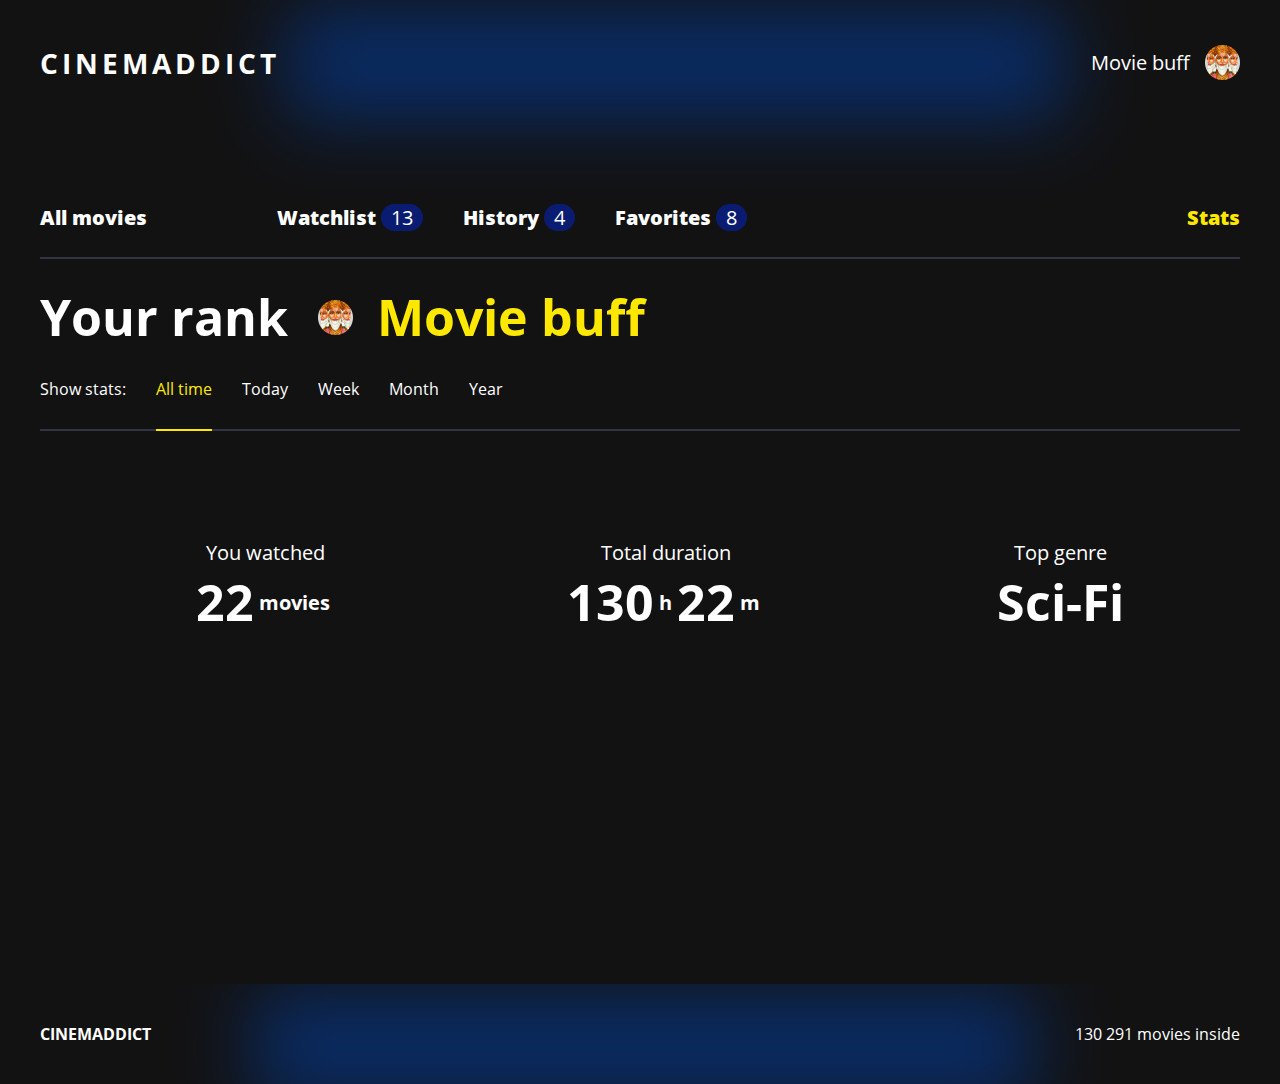
<file: markup/stats.html>
<!DOCTYPE html>
<html>
<head>
  <meta charset="utf-8" />
  <meta http-equiv="X-UA-Compatible" content="IE=edge">
  <meta name="viewport" content="width=device-width, initial-scale=1">
  <link rel="stylesheet" type="text/css" media="screen" href="./css/normalize.css" />
  <link rel="stylesheet" type="text/css" media="screen" href="./css/main.css" />
  <title>Cinemaddict</title>
</head>
<body>

  <header class="header">
    <h1 class="header__logo logo">Cinemaddict</h1>

    <section class="header__profile profile">
      <p class="profile__rating">Movie buff</p>
      <img class="profile__avatar" src="images/bitmap@2x.png" alt="Avatar" width="35" height="35">
    </section>
  </header>

<main class="main">
  <nav class="main-navigation">
    <div class="main-navigation__items">
      <a href="#all" class="main-navigation__item">All movies</a>
      <a href="#watchlist" class="main-navigation__item">Watchlist <span class="main-navigation__item-count">13</span></a>
      <a href="#history" class="main-navigation__item">History <span class="main-navigation__item-count">4</span></a>
      <a href="#favorites" class="main-navigation__item">Favorites <span class="main-navigation__item-count">8</span></a>
    </div>
    <a href="#stats" class="main-navigation__additional main-navigation__additional--active">Stats</a>
  </nav>

  <section class="statistic">
    <p class="statistic__rank">
      Your rank
      <img class="statistic__img" src="images/bitmap@2x.png" alt="Avatar" width="35" height="35">
      <span class="statistic__rank-label">Movie buff</span>
    </p>

    <form action="https://echo.htmlacademy.ru/" method="get" class="statistic__filters">
      <p class="statistic__filters-description">Show stats:</p>

      <input type="radio" class="statistic__filters-input visually-hidden" name="statistic-filter" id="statistic-all-time" value="all-time" checked>
      <label for="statistic-all-time" class="statistic__filters-label">All time</label>

      <input type="radio" class="statistic__filters-input visually-hidden" name="statistic-filter" id="statistic-today" value="today">
      <label for="statistic-today" class="statistic__filters-label">Today</label>

      <input type="radio" class="statistic__filters-input visually-hidden" name="statistic-filter" id="statistic-week" value="week">
      <label for="statistic-week" class="statistic__filters-label">Week</label>

      <input type="radio" class="statistic__filters-input visually-hidden" name="statistic-filter" id="statistic-month" value="month">
      <label for="statistic-month" class="statistic__filters-label">Month</label>

      <input type="radio" class="statistic__filters-input visually-hidden" name="statistic-filter" id="statistic-year" value="year">
      <label for="statistic-year" class="statistic__filters-label">Year</label>
    </form>

    <ul class="statistic__text-list">
      <li class="statistic__text-item">
        <h4 class="statistic__item-title">You watched</h4>
        <p class="statistic__item-text">22 <span class="statistic__item-description">movies</span></p>
      </li>
      <li class="statistic__text-item">
        <h4 class="statistic__item-title">Total duration</h4>
        <p class="statistic__item-text">130 <span class="statistic__item-description">h</span> 22 <span class="statistic__item-description">m</span></p>
      </li>
      <li class="statistic__text-item">
        <h4 class="statistic__item-title">Top genre</h4>
        <p class="statistic__item-text">Sci-Fi</p>
      </li>
    </ul>

    <div class="statistic__chart-wrap">
      <canvas class="statistic__chart" width="1000"></canvas>
    </div>

  </section>
</main>


<footer class="footer">
  <section class="footer__logo logo logo--smaller">Cinemaddict</section>
  <section class="footer__statistics">
    <p>130 291 movies inside</p>
  </section>
</footer>

</body>
</html>
</file>
<file: markup/css/main.css>
:root {
  --text-color: #fff;
  --text-color-active: #ffe800;
  --text-color-good: #7bc549;
  --text-color-average: #e49a27;
  --text-color-poor: red;

  --outline-color: #31353f;

  --horizontal-gap: 20px;
  --vertical-gap: 28px;

  --font:'Open Sans', 'Arial', sans-serif;
  --font-size: 16px;
  --font-size-smaller: 14px;
  --font-size-bigger: 20px;
}

@font-face {
  font-family: 'Open Sans';
  font-style: normal;
  font-weight: 400;
  src: local('Open Sans Regular'), local('OpenSans-Regular'), url('../fonts/OpenSans-Regular.woff2') format('woff2');
}

@font-face {
  font-family: 'Open Sans';
  font-style: normal;
  font-weight: 700;
  src: local('Open Sans Bold'), local('OpenSans-Bold'), url('../fonts/OpenSans-Bold.woff2') format('woff2');
}

@font-face {
  font-family: 'Open Sans';
  font-style: normal;
  font-weight: 800;
  src: local('Open Sans ExtraBold'), local('OpenSans-ExtraBold'), url('../fonts/OpenSans-ExtraBold.woff2') format('woff2');
}

html {
  background: #121213 url('../images/background.png') no-repeat 60% 0;
  display: flex;
  color: var(--text-color);
  font-size: var(--font-size);
  font-family: var(--font);
  justify-content: center;
  min-width: 1240px;
  position: relative;
  min-height: 100%;
  -webkit-font-smoothing: antialiased
}

/*  1-2 маргины убирают эффект "прыгающей страницы",
  * при исчезновении полосы вертикальной прокрутки
  */

@media screen and (min-width: 960px) {
  html {
    margin-left: calc(100vw - 100%); /* 1 */
    margin-right: 0; /* 2 */
  }
}

.visually-hidden {
  position: absolute !important;
  clip: rect(1px 1px 1px 1px);
  clip: rect(1px, 1px, 1px, 1px);
  padding: 0 !important;
  border: 0 !important;
  height: 1px !important;
  width: 1px !important;
  overflow: hidden;
}

body {
  box-sizing: border-box;
  width: 100%;
  max-width: 1240px;
  padding: var(--vertical-gap) var(--horizontal-gap) 0;
}

.hide-overflow {
  overflow: hidden;
}

a:link {
  opacity: 1;
  text-decoration: none;
  transition: opacity 0.1s ease-in;
}

a:hover {
  opacity: 0.7;
}

button {
  cursor: pointer;
}

.header {
  align-items: center;
  box-sizing: border-box;
  display: flex;
  padding-bottom: 80px;
}

.header__logo {
  margin-right: 68px;
  flex-basis: 165px;
  flex-grow: 0;
  flex-shrink: 0;
}

.logo {
  cursor: default;
  font-size: 28px;
  font-weight: 700;
  letter-spacing: 4px;
  text-align: center;
  text-transform: uppercase;
}

.logo--smaller {
  animation: none;
  font-size: var(--font-size);
  letter-spacing: normal;
}

.search {
  position: relative;
  display: flex;
  justify-content: center;
}

.search__film-icon {
  position: absolute;
  top: 16px;
  left: 18px;

  transition: all 0.4s;
}

.search__field:focus ~ .search__film-icon {
  fill: #ffe800;
}

.search__field {
  background-color: #121213;
  border: solid 1px #7171d8;
  border-radius: 4px;
  box-sizing: border-box;
  color: #f9f9f9;
  font-size: 20px;
  font-family: var(--font);
  height: 50px;
  padding: calc((50px - var(--font-size)) / 2) 20px;
  padding-left: 53px;
  width: 615px;
  outline: none;
  transition: all 0.4s;
}

.search__field::placeholder {
  color: #f9f9f9;
  transition: all 0.4s;
}

.search__field:focus {
  color: #ffe800;
  border-color: #ffe800;
}

.search__field:focus::placeholder {
  color: #ffe800;
}

.search__reset {
  position: absolute;
  top: 9px;
  right: 8px;

  width: 30px;
  height: 30px;

  font-size: 0;

  background-color: transparent;
  border:none;

  cursor: pointer;
  outline: none;
}

.search__reset:hover,
.search__reset:focus {
  opacity: 0.7;
}

.search__reset:before,
.search__reset:after {
  content: "";

  position: absolute;
  top: 50%;
  left: 19%;

  width: 20px;
  height: 1px;

  background-color: #7171d8;

  transition: all 0.4s;
}

.search__reset:before {
  transform: rotate(45deg) translate(0, -50%);
}

.search__reset:after {
  transform: rotate(-45deg) translate(0, -50%);
}

.search__field:focus ~ .search__reset::before,
.search__field:focus ~ .search__reset::after {
  background-color: #ffe800;
}

.profile {
  display: flex;
  align-items: center;
  margin-left: auto;
}

.profile__rating {
  font-size: 20px;
}

.profile__avatar {
  display: block;
  margin-left: 15px;
}

.main-navigation {
  border-bottom: solid 2px var(--outline-color);
  display: flex;
  align-items: flex-start;
  justify-content: center;
  font-size: var(--font-size-bigger);
  font-weight: 800;
}

.main-navigation__items {
  display: flex;
  align-items: flex-start;
  justify-content: center;
}

.main-navigation__item {
  color: var(--text-color);
  margin-right: 40px;
  padding: var(--vertical-gap) 0;
}

.main-navigation__item:first-child {
  margin-right: 130px;
}

.main-navigation__item-count {
  background:rgba(0,46,255, 0.4);
  border-radius: 18px;
  font-weight: 500;
  padding: 0 10px;
  width: 1em;
}

.main-navigation__additional {
  margin-left: auto;
  padding: var(--vertical-gap) 0;
  color: var(--text-color);
}

.main-navigation__item--active,
.main-navigation__additional--active {
  color: var(--text-color-active);
}

.result {
    border-bottom: solid 2px var(--outline-color);
    display: flex;
    flex-basis: 100%;
    font-size: var(--font-size-bigger);
    font-weight: 800;
}

.result__text {
  margin: 0;
  padding-top: 28px;
  padding-bottom: 28px;
}

.sort {
  display: flex;

  padding-left: 0;
  list-style: none;
}

.sort__button {
  display: block;
  margin-right: 32px;
  padding: 0;

  color: #ffffff;
  text-decoration: none;

  background-color: transparent;
  border: none;

  outline: none;
  cursor: pointer;
}

.sort__button:hover {
  opacity: 0.7;
}

.sort__button--active {
  color: #ffe800;
}

.films {
  display: flex;
  flex-wrap: wrap;
}

.films-list {
  flex-basis: 100%;
  flex-shrink: 0;
  padding-bottom: 60px;
}

.films-list__container {
  align-items: baseline;
  display: flex;
  flex-wrap: wrap;
  padding-bottom: var(--vertical-gap);
}

.films-list .film-card {
  margin-top: 50px;
}


.film-card {
  flex-basis: 230px;
  flex-shrink: 0;
  flex-grow: 0;
  margin-right: 10px;
  padding-top: calc(340px + 50px + 10px);
  position: relative;
}

.film-card--no-controls {
  padding-top: calc(340px + 10px);
}

.film-card__title,
.film-card__rating {
  display: inline;
  font-weight: 700;
}

.film-card__title {
  margin-right: 0.5em;
}

.film-card__rating,
.film-card__rating--good {
  color: var(--text-color-good);
}

.film-card__rating--average {
  color: var(--text-color-average);
}

.film-card__rating--poor {
  color: var(--text-color-poor);
}

.film-card__info span {
  margin-right: 10px;
}

.film-card__poster {
  border: dotted 1px rgba(255, 255, 255, 0.1);
  border-radius: 4px;
  bottom: calc(100% - 340px - 50px);
  height: 340px;
  overflow: hidden;
  position: absolute;
  transition: bottom 0.2s ease-out;
  width: 100%;
  z-index: 1;
}

.film-card--no-controls .film-card__poster {
  bottom: calc(100% - 340px);
  transition: none;
}

.film-card__description {
  font-size: var(--font-size-smaller);
  padding-right: 30px;
}

.film-card__comments {
  background: none;
  border: 0;
  color: #687fad;
  cursor: pointer;
  font-family: var(--font);
  font-size: var(--font-size);
  margin: 0;
  opacity: 1;
  padding: 0;
  transition: opacity 0.1s ease-out;
}

.film-card__comments:hover {
  opacity: 0.7;
}

.film-card__controls {
  align-items: flex-end;
  bottom: calc(100% - 340px - 50px);
  display: flex;
  height: 0;
  justify-content: space-between;
  line-height: 50px;
  overflow: hidden;
  padding: 10px 0;
  position: absolute;
  transition: height 0.1s ease-in;
  width: 100%;
}

.film-card__controls-item {
  background-color: transparent;
  background-position: center;
  background-repeat: no-repeat;
  border: none;
  border-right: solid 1px var(--outline-color);
  box-sizing: border-box;
  flex-basis: 33%;
  height: 30px;
  opacity: 1;
  text-indent: -900em;
  transition: opacity 0.1s ease-in;
}

.film-card__controls-item:last-of-type {
  border-right: 0;
}

.film-card__controls-item:not(.film-card__controls-item--active):hover {
  opacity: 0.7;
}

.film-card__controls-item--add-to-watchlist {
  background-image: url('../images/icons/icon-watchlist.svg');
  background-size: 17px 15px;
}

.film-card__controls-item--mark-as-watched {
  background-image: url('../images/icons/icon-watched.svg');
  background-size: 14px 10px;
}

.film-card__controls-item--favorite {
  background-image: url('../images/icons/icon-favorite.svg');
  background-size: 18px 18px;
}

.film-card__controls-item--active.film-card__controls-item--add-to-watchlist {
  background-image: url('../images/icons/icon-watchlist-active.svg')
}

.film-card__controls-item--active.film-card__controls-item--mark-as-watched {
  background-image: url('../images/icons/icon-watched-active.svg')
}

.film-card__controls-item--active.film-card__controls-item--favorite {
  background-image: url('../images/icons/icon-favorite-active.svg')
}


.film-card .film-card__poster {
  bottom: calc(100% - 340px);
}

.film-card .film-card__controls {
  height: 50px;
}



.films-list__show-more {
  background: none;
  border: solid 1px var(--outline-color);
  border-radius: 4px;
  box-sizing: border-box;
  color: var(--text-color);
  font-family: var(--font);
  font-size: var(--font-size-smaller);
  height: 60px;
  opacity: 1;
  transition: opacity 0.1s ease-in;
  width: 100%;
}

.films-list__show-more:hover {
  opacity: 0.7;
}

.films-list--extra {
  box-sizing: border-box;
  flex-basis: 50%;
  flex-grow: 0;
  flex-shrink: 0;
  padding-bottom: 0;
}

.films-list--extra-none {
  display: none;
}

.films-list--extra:last-of-type {
  position: relative;
}

.films-list--extra:last-of-type::before {
  border-left: solid 1px var(--outline-color);
  bottom: 20px;
  content: '';
  height: calc(100% - 20px * 2);
  left: calc(-1 * var(--horizontal-gap) * 1.5);
  position: absolute;
  top: 20px;
  width: 0;
}

.films-list--no-border::before {
  border-left: none !important;
}

.films-list--extra .films-list__container {
  padding: var(--vertical-gap) 40px;
}


.footer {
  align-items: center;
  background: url('../images/background.png') no-repeat 50% 0;
  display: flex;
  height: 100px;
}

.footer__logo {
  margin-right: auto;
}

.details {
  overflow: hidden;
}

.film-details {
  position: fixed;
  height: 100vh;
  top: 0;
  right: 0;
  left: 10%;
  z-index: 1;
  background-color: #212126;
  box-shadow: -3px 2px 13px 0 #141628;
  overflow-x: hidden;
  overflow-y: auto;
}

.film-details__inner {
  background-color: #212126;
}

.film-details__top-container {
  padding-top: 30px;
  padding-left: 10px;
  padding-right: 10px;
}

.film-details__middle-container {
  background-color: #121213;
  padding: 0 10px;
}

.film-details__bottom-container {
  width: 1070px;
  margin: 0 auto;
  padding-top: 40px;
  padding-bottom: 64px;
  padding-left: 10px;
  padding-right: 10px;
}

.film-details__close {
  display: flex;
  width: 1070px;
  margin: 0 auto;
}
.film-details__close-btn {
  position: relative;
  font-size: 0;
  padding: 0;
  border: 0;
  background-color: transparent;
  margin: 0 0 30px auto;
  width: 25px;
  height: 25px;
  outline: none;
}
.film-details__close-btn::before {
  content: "✕";
  position: absolute;
  left: 0;
  top: 0;
  font-size: 25px;
  line-height: 1;
  color: #8da5aa;
  cursor: pointer;
  font-weight: bold;
}
.film-details__close-btn:hover::before {
  opacity: 0.7;
}
.film-details__info-wrap {
  display: flex;
  justify-content: space-between;
  width: 1070px;
  margin-left: auto;
  margin-right: auto;
  margin-bottom: 37px;
}
.film-details__poster {
  display: flex;
  flex-direction: column;
}
.film-details__age {
  margin: 0;
  margin-top: 50px;
}
.film-details__poster-img {
  display: flex;
  width: 338px;
  height: 500px;
  object-fit: contain;
}
.film-details__info {
  width: 680px;
}
.film-details__info-head {
  display: flex;
  margin-bottom: 24px;
}
.film-details__title-wrap {
  width: 540px;
}
.film-details__title {
  font-size: 50px;
  margin: 0;
}
.film-details__title-original {
  font-size: 21px;
  margin: 0;
}
.film-details__rating {
  width: 120px;
  margin-left: auto;
}
.film-details__total-rating {
  margin: 0;
  font-size: 50px;
  font-weight: bold;
  color: #42cd51;
}
.film-details__user-rating {
  margin: 0;
  font-size: 21px;
  color: #687fad
}
.film-details__row {
  margin: 7px 0;
  font-size: 21px;
  box-sizing: content-box;
}
.film-details__row td {
  padding-top: 6px;
  padding-bottom: 6px;
  vertical-align: top;
}
.film-details__term {
  width: 140px;
  padding-right: 15px;
}
.film-details__cell {
  width: 330px;
  font-weight: 600;
}
.film-details__genre {
  padding-right: 15px;
}
.film-details__table {
  margin-bottom: 37px;
}
.film-details__film-description {
  width: 650px;
  font-size: 21px;
  font-weight: 600;
  line-height: 1.57;
  margin: 0;
}
.film-details__age {
  font-size: 21px;
}
.film-details__controls {
  width: 1070px;
  margin: 0 auto;
  border-top: 1px solid #31353f;
  border-bottom: 1px solid #31353f;
  padding: 22px 50px;
  display: flex;
}
.film-details__control-label {
  position: relative;
  padding-left: 80px;
  width: 280px;
  font-size: 21px;
  cursor: pointer;
}
.film-details__control-label:not(:first-of-type) {
  border-left: 1px solid #31353f
}
.film-details__control-label:hover {
  opacity: 0.7;
}
.film-details__control-label::before {
  content: '';
  width: 17px;
  height: 17px;
  position: absolute;
  top: 3px;
  left: 40px;
  background-color: transparent;
}
.film-details__control-label--watchlist::before {
  background: url("../images/icons/icon-watchlist.svg") no-repeat;
  background-size: 17px 15px;
}
.film-details__control-label--watched::before {
  background: url("../images/icons/icon-watched.svg") no-repeat;
  background-size: 17px 10px;
  top: 7px;
}
.film-details__control-label--favorite::before {
  background: url("../images/icons/icon-favorite.svg") no-repeat;
  background-size: 18px;
}
.film-details__control-input:checked + .film-details__control-label {
  color: #f5df00;
}
.film-details__control-input:checked + .film-details__control-label--watchlist::before {
  background-image: url("../images/icons/icon-watchlist-active.svg");
}
.film-details__control-input:checked + .film-details__control-label--watched::before {
  background-image: url("../images/icons/icon-watched-active.svg");
}
.film-details__control-input:checked + .film-details__control-label--favorite::before {
  background-image: url("../images/icons/icon-favorite-active.svg");
}
.film-details__comment {
  display: flex;
  margin-bottom: 24px;
}

.film-details__comment-emoji {
  font-size: 50px;
  margin-right: 20px;
  margin-left: 7px;
}
.film-details__new-comment {
  display: flex;
  align-items: center;
  padding-bottom: 60px;
  position: relative;
}
.film-details__add-emoji-label {
  width: 79px;
  height: 68px;
  display: flex;
  justify-content: center;
  align-items: center;
  font-size: 55px;
  line-height: 1;
  border-radius: 50%;
  border: dashed 1px #979797;
  background-color: rgba(255, 255, 255, 0.1);
  margin-right: 14px;
}
.film-details__emoji-label {
  width: 40px;
  height: 40px;
  display: inline-flex;
  justify-content: center;
  align-items: center;
  font-size: 55px;
  margin-right: 15px;
  cursor: pointer;
  border-radius: 50%;
  opacity: 0.5;
  transition: all 0.4s;
}
.film-details__emoji-label:hover {
  opacity: 1;
}
.film-details__emoji-item:checked + .film-details__emoji-label {
  opacity: 1;
}
.film-details__comments-wrap {
  width: 630px;
  color: #f6f6f6;
}
.film-details__comments-title {
  margin: 0;
  margin-bottom: 30px;
  font-size: 30px;
}
.film-details__comments-list {
  padding: 0;
  margin: 0;
  list-style: none;
  margin-bottom: 30px;
}
.film-details__comment-text {
  margin: 0;
  margin-bottom: 5px;
  font-size: 20px;
  font-weight: 600;
}
.film-details__comment-info {
  margin: 0;
  margin-bottom: 15px;
  font-size: 16px;
}
.film-details__comment-author {
  padding-right: 20px;
  position: relative;
}
.film-details__comment-author::after {
  content: '';
  position: absolute;
  right: 5px;
  top: 8px;
  width: 6px;
  height: 6px;
  border-radius: 50%;
  background-color: #d8d8d8;
}
.film-details__comment-day {
  padding-right: 20px;
  position: relative;
}
.film-details__comment-day::after {
  content: '';
  position: absolute;
  right: 5px;
  top: 8px;
  width: 6px;
  height: 6px;
  border-radius: 50%;
  background-color: #d8d8d8;
}
.film-details__comment-delete {
  padding: 0;
  color: #687fad;
  background-color: transparent;
  outline: none;
  text-decoration: underline;
  border: none;
}
.film-details__comment-delete:hover {
  opacity: 0.7;
}
.film-details__comment-input {
  width: 100%;
  height: 50px;
  border-radius: 5px;
  border: solid 1px #979797;
  background-color: #f6f6f6;
  padding: 11px 10px;
  box-sizing: border-box;
  font-weight: 600;
  color: #212126;
  font-size: 20px;
  resize: none;
  outline: none;
}
.film-details__comment-input::placeholder {
  color: #212126;
}
.film-details__comment-label {
  width: 100%;
}
.film-details__emoji-list {
  position: absolute;
  bottom: 5px;
  margin-left: 81px;
}
.film-details__user-rating-wrap {
  width: 1070px;
  margin: 0 auto;
  padding-top: 30px;
  padding-bottom: 50px;
  display: flex;
  flex-direction: column;
}
.film-details__user-rating-controls {
  margin-left: auto;
  margin-bottom: 15px;
}
.film-details__watched-status {
  font-size: 20px;
  margin-right: 26px;
}
.film-details__watched-status--active {
  color: #ffe800;
}
.film-details__watched-reset {
  border: 0;
  padding: 0;
  margin: 0;
  background-color: transparent;
  cursor: pointer;
  color: #9da4aa;
  outline: none;
}
.film-details__watched-reset:hover {
  color: #ffffff;
}
.film-details__user-rating-img {
  width: 230px;
  height: 330px;
  object-fit: contain;
}
.film-details__user-score {
  display: flex;
}
.film-details__user-rating-poster {
  margin-right: 60px;
}
.film-details__user-rating-title {
  margin: 0;
  margin-bottom: 2px;
  margin-top: 25px;
  font-size: 60px;
}
.film-details__user-rating-feelings {
  margin: 0;
  margin-bottom: 50px;
  font-size: 20px;
  font-weight: 600;
  color: #ffe800;
}
.film-details__user-rating-score {
  display: flex;
  position: relative;
  padding-top: 50px;
  width: 546px;
}
.film-details__user-rating-score::before {
  content: '';

  position: absolute;
  top: 0;
  left: 10px;

  width: 30px;
  height: 30px;

  background-image: url('../images/emoji/puke.png');
  background-size: 90%;
  background-position: center;
  background-repeat: no-repeat;
}
.film-details__user-rating-score::after {
  content: '';

  position: absolute;
  top: 0;
  right: 10px;

  width: 30px;
  height: 30px;

  background-image: url('../images/emoji/trophy.png');
  background-size: 90%;
  background-position: center;
  background-repeat: no-repeat;
}
.film-details__user-rating-label {
  display: inline-flex;
  width: 50px;
  height: 50px;
  align-items: center;
  justify-content: center;
  background-color: #d8d8d8;
  border-radius: 50%;
  color: #010101;
  font-size: 30px;
  font-weight: bold;
  cursor: pointer;
}

.film-details__user-rating-label:not(:last-child) {
  margin-right: 12px;
}

.film-details__user-rating-label:hover {
  opacity: 0.7;
}
.film-details__user-rating-input:checked + .film-details__user-rating-label {
  background-color: #ffe800;
}

.statistic {
  padding-top: 30px;
  padding-bottom: 100px;
}
.statistic__rank {
  display: flex;
  align-items: center;
  margin: 0;
  margin-bottom: 34px;
  font-size: 50px;
  font-weight: bold;
}

.statistic__img {
  display: inline-block;
  margin-left: 30px;
  margin-right: 24px;
}

.statistic__rank-label {
  color: var(--text-color-active);
}
.statistic__filters {
  display: flex;
  border-bottom: 2px solid #31353f;
  margin-bottom: 110px;
}
.statistic__filters-description {
  margin: 0;
  margin-right: 30px;
}
.statistic__filters-label {
  margin-right: 30px;
  padding-bottom: 30px;
  cursor: pointer;
}
.statistic__filters-label:hover {
  color: var(--text-color-active);
  opacity: 0.8;
}
.statistic__filters-input:checked + .statistic__filters-label {
  color: var(--text-color-active);
  position: relative;
}
.statistic__filters-input:checked + .statistic__filters-label::before {
  content: '';
  position: absolute;
  bottom: -2px;
  width: 100%;
  height: 2px;
  background-color: var(--text-color-active);
}
.statistic__text-list {
  display: flex;
  justify-content: space-around;
  list-style: none;
  margin-bottom: 100px;
}
.statistic__item-title {
  margin: 0;
  margin-bottom: 10px;
  text-align: center;
  font-size: 20px;
  font-weight: normal;
}
.statistic__item-text {
  margin: 0;
  font-size: 50px;
  font-weight: bold;
  display: inline-flex;
  align-items: center;
}
.statistic__item-description {
  font-size: 20px;
  padding: 0 5px;
}
.statistic__chart-wrap {
  margin-left: 30px;
  width: 1000px;
}
.no-result {
  min-height: 300px;
  padding-top: 50px;
  padding-bottom: 50px;
}

.toast-container {
  position: fixed;
  z-index: 1000;
  top: 20%;
  right: 0;
  left: 0;
  margin: auto;
  padding-top: 0.4em;
  padding-left: 0.4em;
  width: 700px;
  height: 0;
  font-family: sans-serif;
  font-size: 20px;
  font-weight: bold;
  line-height: 1.5;
  box-sizing: border-box;
}

.toast-item {
  display: block;
  margin-bottom: 0.4em;
  padding: 20px;
  background-color: rgba(0, 0, 0, 0.9);
  color: rgba(255, 255, 255, 0.9);
  text-align: center;
  border: 2px solid rgba(176, 0, 0, 0.8);
  border-radius: 0.4em;
}

@keyframes shake {
  0%,
  100% {
      transform: translateX(0);
  }

  10%,
  30%,
  50%,
  70%,
  90% {
      transform: translateX(-5px);
  }

  20%,
  40%,
  60%,
  80% {
      transform: translateX(5px);
  }
}

.shake {
  animation: shake 0.6s;
}
</file>
